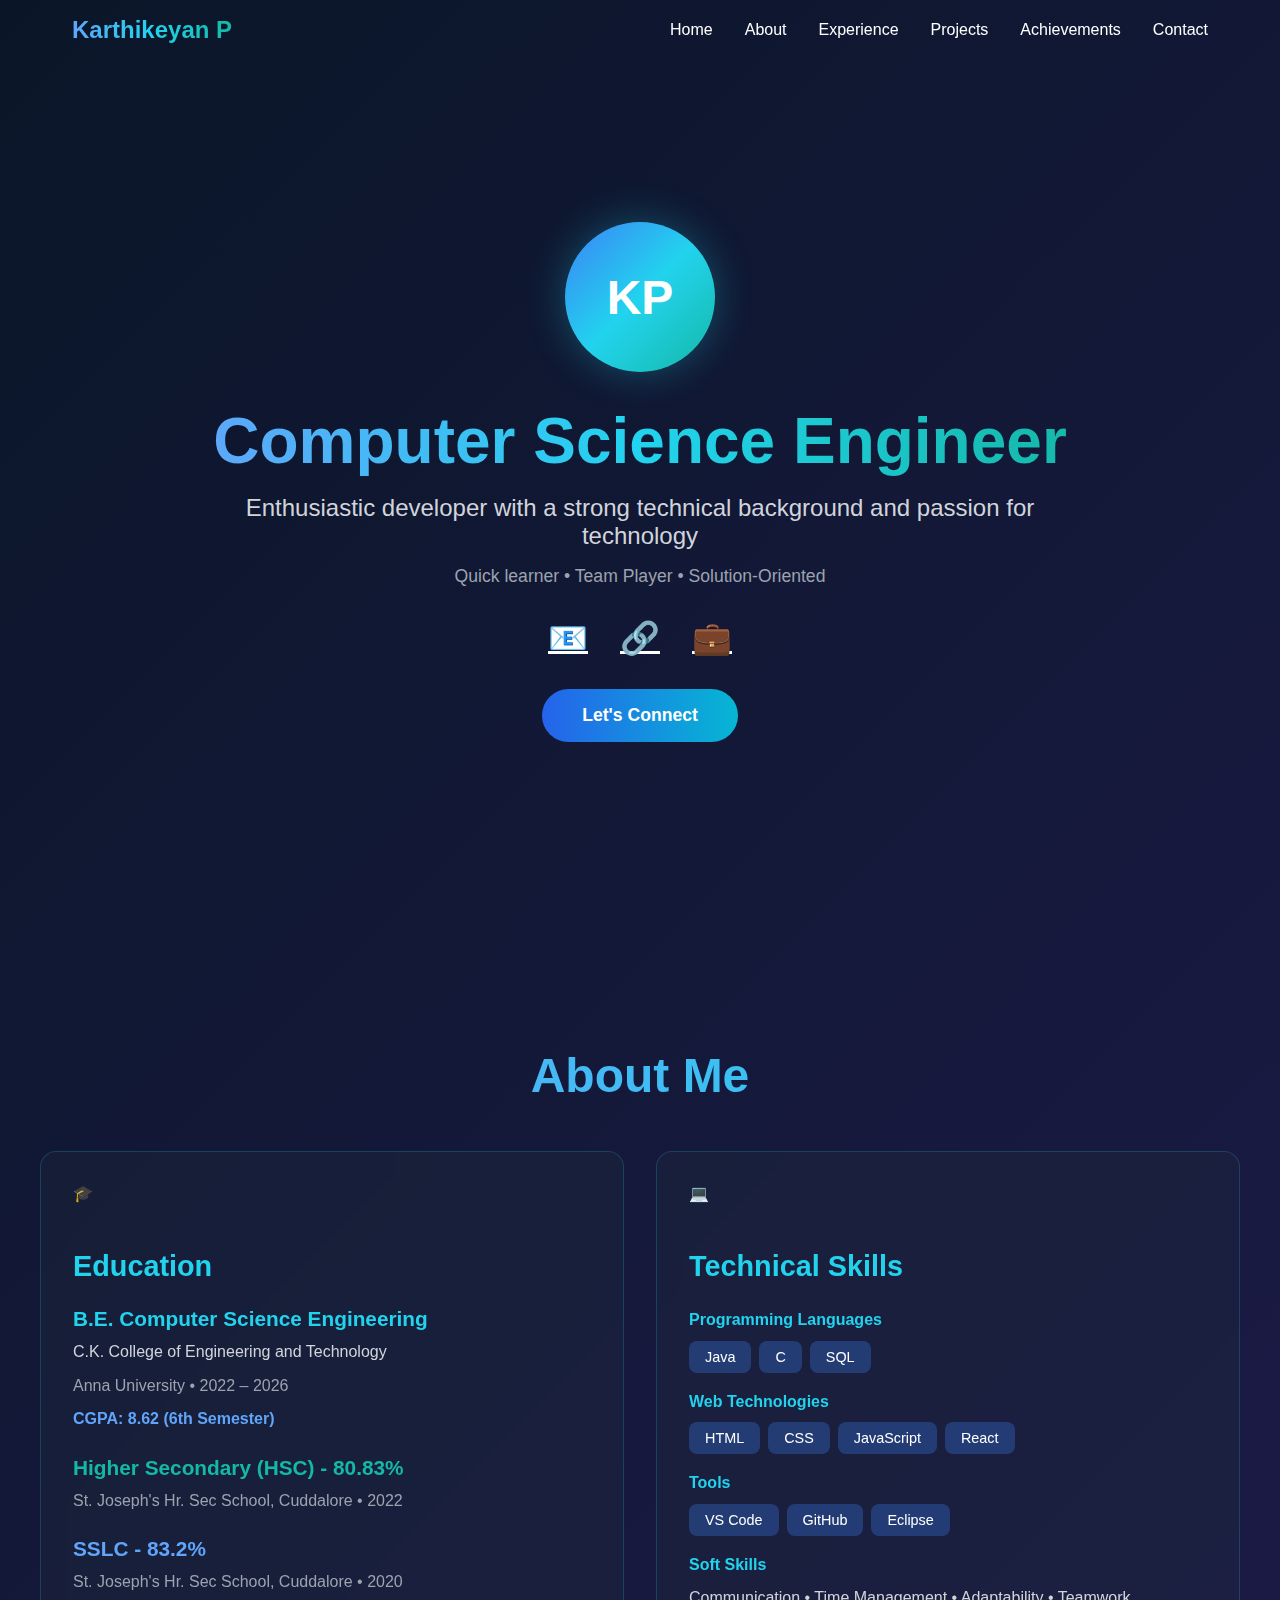
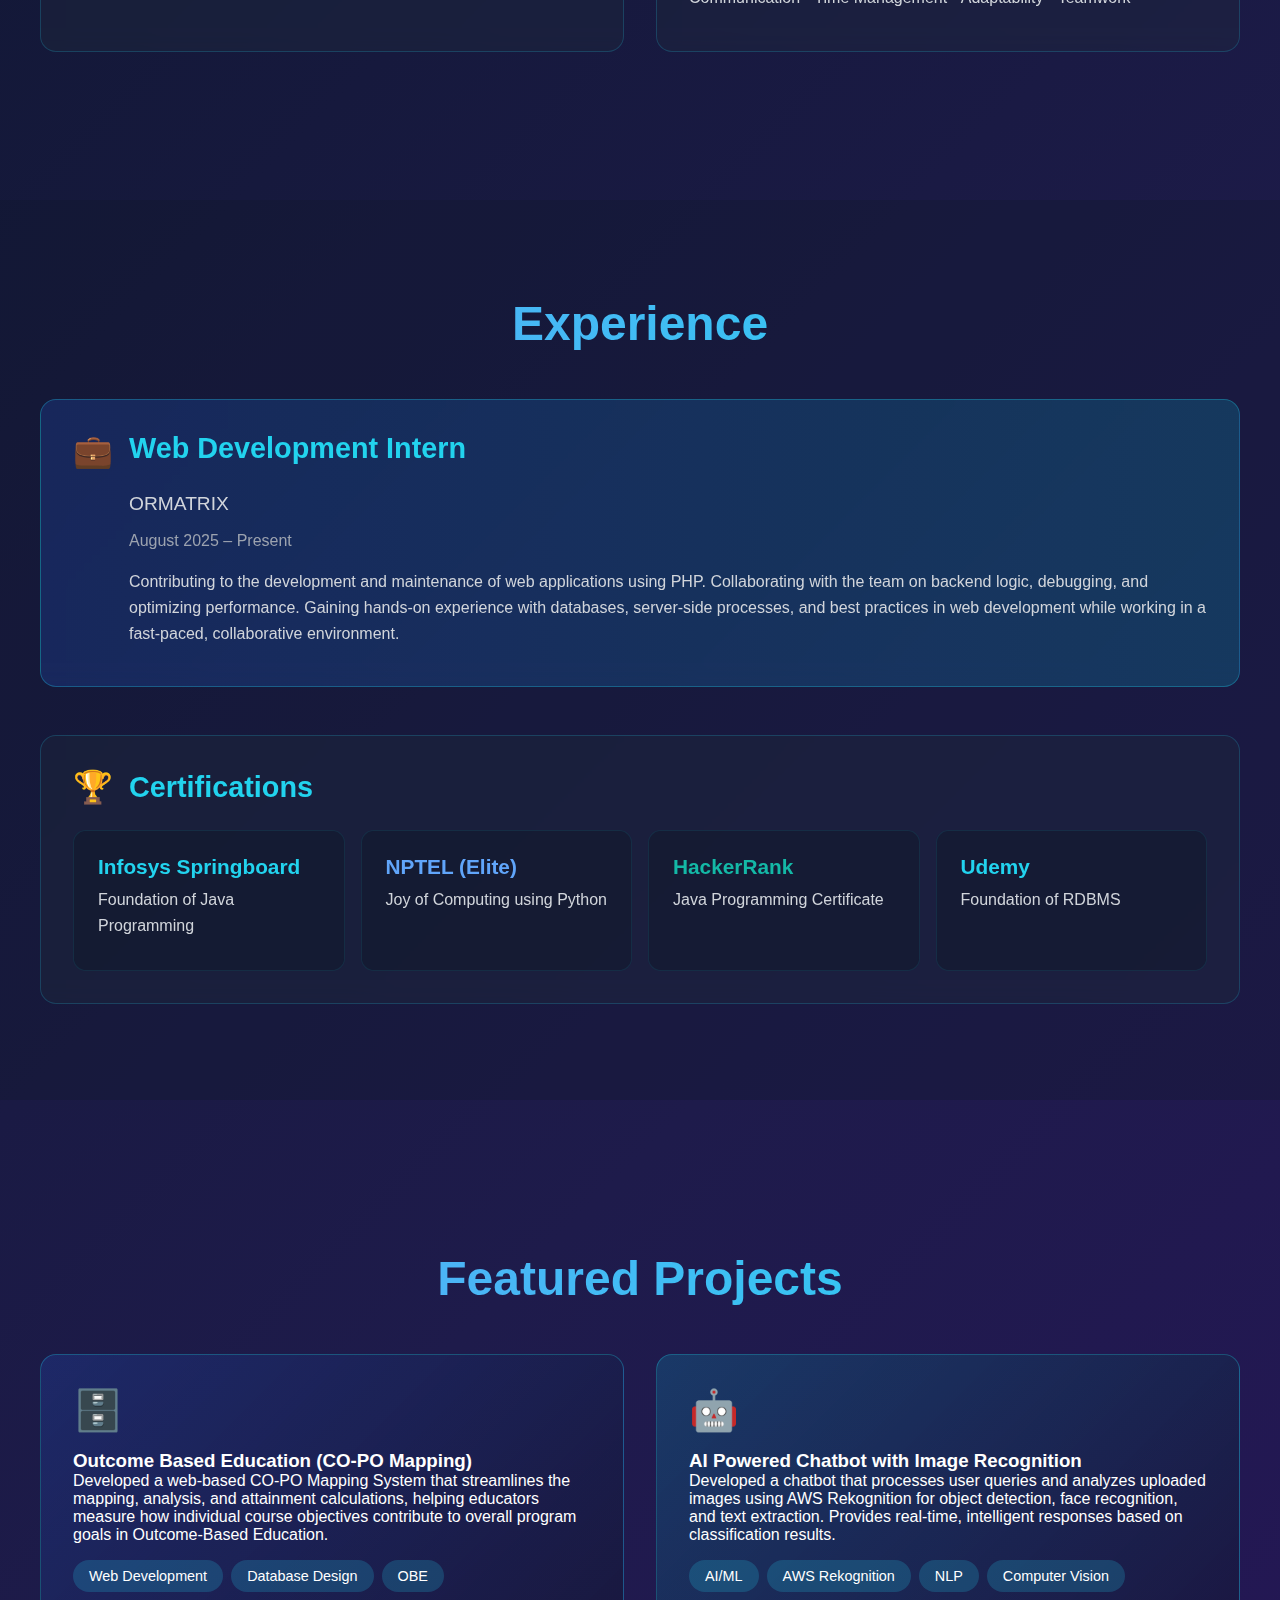
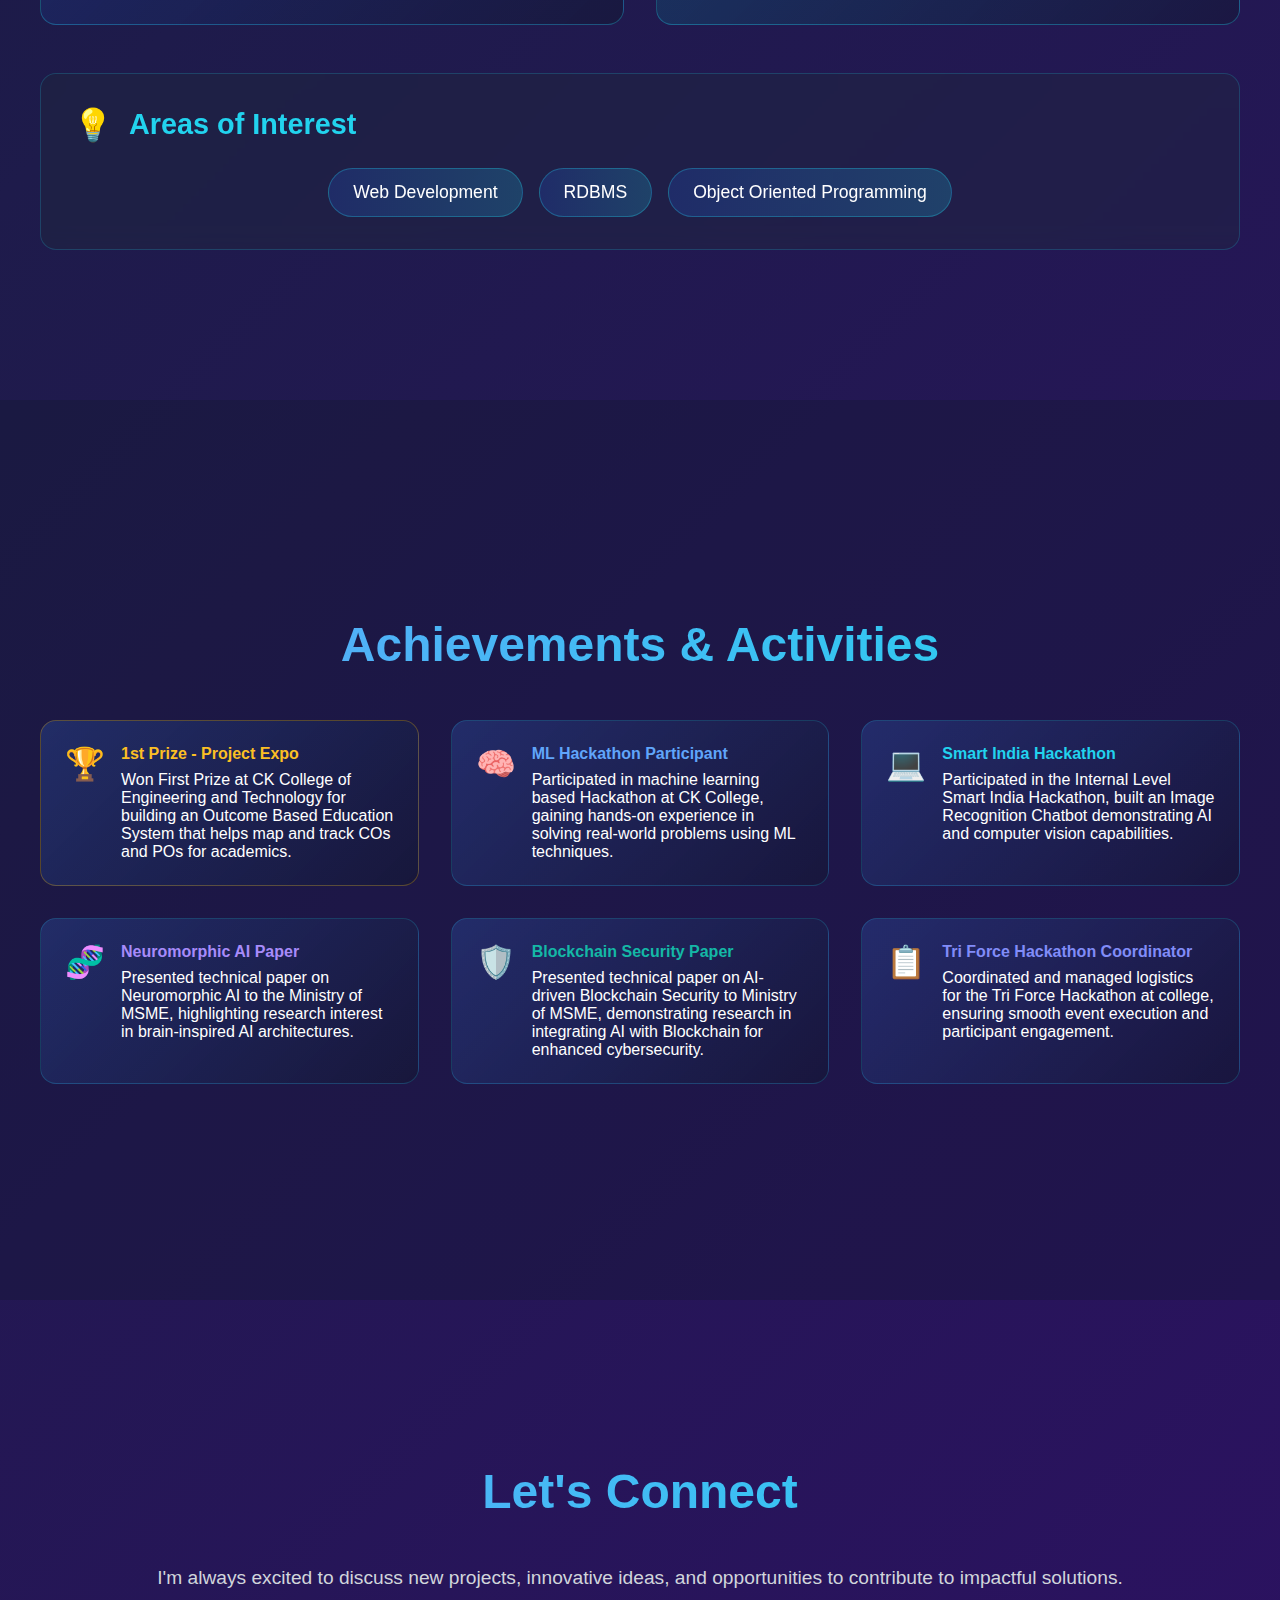
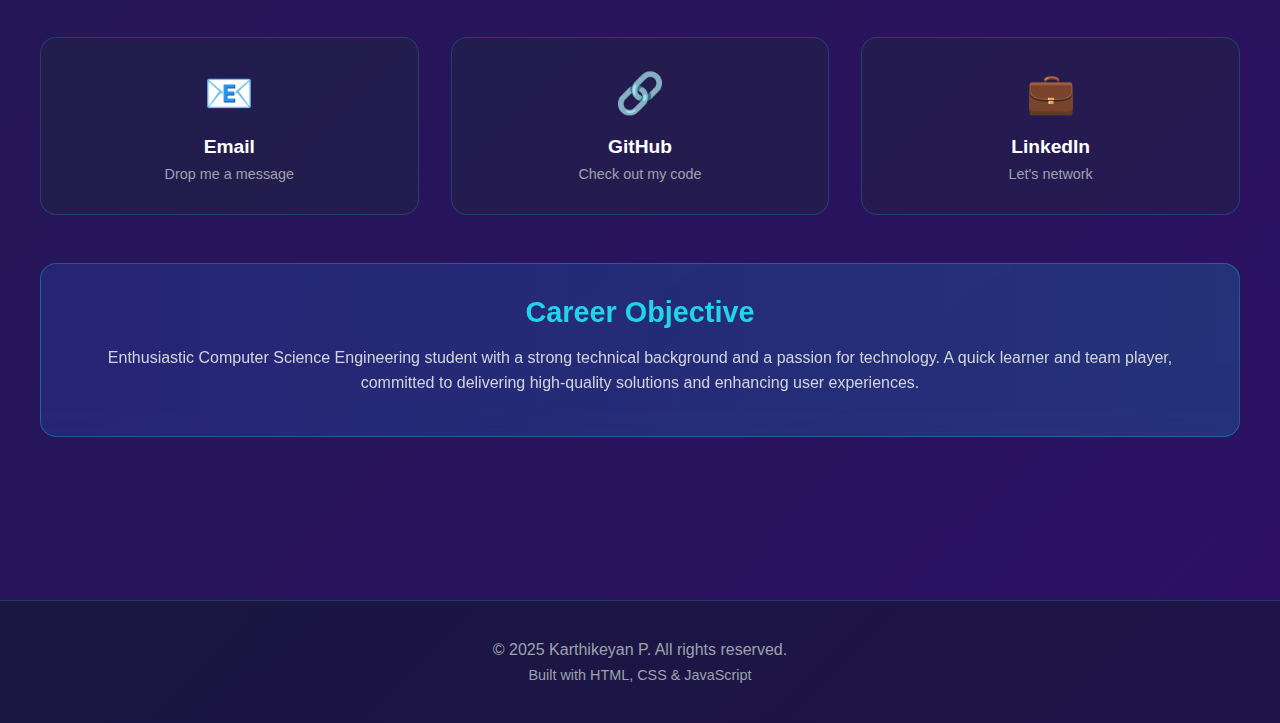
<file: index.html>
<!DOCTYPE html>
<html lang="en">
<head>
    <meta charset="UTF-8">
    <meta name="viewport" content="width=device-width, initial-scale=1.0">
    <title>Karthikeyan P - Portfolio</title>
    <style>
        * {
            margin: 0;
            padding: 0;
            box-sizing: border-box;
        }

        body {
            font-family: -apple-system, BlinkMacSystemFont, 'Segoe UI', Roboto, Oxygen, Ubuntu, Cantarell, sans-serif;
            background: linear-gradient(135deg, #0a1628 0%, #1e1b4b 50%, #2e1065 100%);
            color: #ffffff;
            overflow-x: hidden;
        }

        /* Navigation */
        nav {
            position: fixed;
            top: 0;
            width: 100%;
            z-index: 1000;
            transition: all 0.3s ease;
            padding: 1rem 0;
        }

        nav.scrolled {
            background: rgba(15, 23, 42, 0.95);
            backdrop-filter: blur(10px);
            box-shadow: 0 4px 20px rgba(6, 182, 212, 0.1);
        }

        .nav-container {
            max-width: 1200px;
            margin: 0 auto;
            padding: 0 2rem;
            display: flex;
            justify-content: space-between;
            align-items: center;
        }

        .logo {
            font-size: 1.5rem;
            font-weight: bold;
            background: linear-gradient(to right, #60a5fa, #22d3ee, #14b8a6);
            -webkit-background-clip: text;
            -webkit-text-fill-color: transparent;
            background-clip: text;
        }

        .nav-links {
            display: flex;
            gap: 2rem;
            list-style: none;
        }

        .nav-links a {
            color: #ffffff;
            text-decoration: none;
            transition: color 0.3s;
            text-transform: capitalize;
            cursor: pointer;
        }

        .nav-links a:hover {
            color: #22d3ee;
        }

        .mobile-menu-btn {
            display: none;
            background: none;
            border: none;
            color: white;
            font-size: 1.5rem;
            cursor: pointer;
        }

        /* Hero Section */
        .hero {
            min-height: 100vh;
            display: flex;
            align-items: center;
            justify-content: center;
            text-align: center;
            padding: 6rem 2rem 2rem;
        }

        .hero-content {
            max-width: 900px;
        }

        .profile-icon {
            width: 150px;
            height: 150px;
            margin: 0 auto 2rem;
            background: linear-gradient(135deg, #3b82f6, #22d3ee, #14b8a6);
            border-radius: 50%;
            display: flex;
            align-items: center;
            justify-content: center;
            font-size: 3rem;
            font-weight: bold;
            box-shadow: 0 0 40px rgba(34, 211, 238, 0.3);
            animation: pulse 2s infinite;
        }

        @keyframes pulse {
            0%, 100% { transform: scale(1); }
            50% { transform: scale(1.05); }
        }

        .hero h1 {
            font-size: 4rem;
            margin-bottom: 1rem;
            background: linear-gradient(to right, #60a5fa, #22d3ee, #14b8a6);
            -webkit-background-clip: text;
            -webkit-text-fill-color: transparent;
            background-clip: text;
        }

        .hero p {
            font-size: 1.5rem;
            color: #d1d5db;
            margin-bottom: 1rem;
        }

        .hero .subtitle {
            font-size: 1.1rem;
            color: #9ca3af;
            margin-bottom: 2rem;
        }

        .social-links {
            display: flex;
            justify-content: center;
            gap: 2rem;
            margin-bottom: 2rem;
        }

        .social-links a {
            color: #ffffff;
            font-size: 2rem;
            transition: all 0.3s;
        }

        .social-links a:hover {
            color: #22d3ee;
            transform: scale(1.1);
        }

        .cta-button {
            background: linear-gradient(to right, #2563eb, #06b6d4);
            color: white;
            padding: 1rem 2.5rem;
            border: none;
            border-radius: 50px;
            font-size: 1.1rem;
            font-weight: 600;
            cursor: pointer;
            transition: all 0.3s;
        }

        .cta-button:hover {
            box-shadow: 0 0 30px rgba(34, 211, 238, 0.5);
            transform: scale(1.05);
        }

        /* Section Styles */
        section {
            min-height: 100vh;
            padding: 6rem 2rem;
            display: flex;
            align-items: center;
        }

        .container {
            max-width: 1200px;
            margin: 0 auto;
            width: 100%;
        }

        .section-title {
            font-size: 3rem;
            text-align: center;
            margin-bottom: 3rem;
            background: linear-gradient(to right, #60a5fa, #22d3ee);
            -webkit-background-clip: text;
            -webkit-text-fill-color: transparent;
            background-clip: text;
        }

        .grid {
            display: grid;
            gap: 2rem;
        }

        .grid-2 {
            grid-template-columns: repeat(auto-fit, minmax(300px, 1fr));
        }

        .card {
            background: rgba(30, 41, 59, 0.4);
            backdrop-filter: blur(10px);
            padding: 2rem;
            border-radius: 1rem;
            border: 1px solid rgba(34, 211, 238, 0.2);
            transition: all 0.3s;
        }

        .card:hover {
            border-color: rgba(34, 211, 238, 0.4);
            box-shadow: 0 10px 40px rgba(34, 211, 238, 0.2);
        }

        .card-icon {
            width: 50px;
            height: 50px;
            margin-bottom: 1rem;
        }

        .card h3 {
            font-size: 1.8rem;
            margin-bottom: 1.5rem;
            color: #22d3ee;
        }

        .card h4 {
            font-size: 1.3rem;
            margin-bottom: 0.5rem;
        }

        .card p {
            color: #d1d5db;
            line-height: 1.6;
            margin-bottom: 0.5rem;
        }

        .skills-grid {
            display: flex;
            flex-wrap: wrap;
            gap: 0.5rem;
            margin-top: 0.5rem;
        }

        .skill-tag {
            background: rgba(59, 130, 246, 0.3);
            padding: 0.5rem 1rem;
            border-radius: 0.5rem;
            font-size: 0.9rem;
        }

        .cert-grid {
            display: grid;
            grid-template-columns: repeat(auto-fit, minmax(250px, 1fr));
            gap: 1rem;
        }

        .cert-card {
            background: rgba(15, 23, 42, 0.5);
            padding: 1.5rem;
            border-radius: 0.8rem;
            border: 1px solid rgba(34, 211, 238, 0.1);
            transition: all 0.3s;
        }

        .cert-card:hover {
            border-color: rgba(34, 211, 238, 0.3);
        }

        .cert-card h4 {
            color: #22d3ee;
            margin-bottom: 0.5rem;
        }

        .project-card {
            background: linear-gradient(135deg, rgba(37, 99, 235, 0.2), rgba(15, 23, 42, 0.4));
            padding: 2rem;
            border-radius: 1rem;
            border: 1px solid rgba(34, 211, 238, 0.3);
            transition: all 0.3s;
        }

        .project-card:hover {
            border-color: rgba(34, 211, 238, 0.6);
            box-shadow: 0 10px 40px rgba(34, 211, 238, 0.2);
        }

        .tags {
            display: flex;
            flex-wrap: wrap;
            gap: 0.5rem;
            margin-top: 1rem;
        }

        .tag {
            background: rgba(34, 211, 238, 0.2);
            padding: 0.5rem 1rem;
            border-radius: 50px;
            font-size: 0.9rem;
        }

        .achievement-card {
            background: linear-gradient(135deg, rgba(59, 130, 246, 0.2), rgba(15, 23, 42, 0.4));
            padding: 1.5rem;
            border-radius: 1rem;
            border: 1px solid rgba(34, 211, 238, 0.2);
            display: flex;
            gap: 1rem;
            transition: all 0.3s;
        }

        .achievement-card:hover {
            border-color: rgba(34, 211, 238, 0.4);
        }

        .achievement-icon {
            width: 40px;
            height: 40px;
            flex-shrink: 0;
        }

        .contact-grid {
            display: grid;
            grid-template-columns: repeat(auto-fit, minmax(200px, 1fr));
            gap: 2rem;
            margin-bottom: 3rem;
        }

        .contact-card {
            background: rgba(30, 41, 59, 0.4);
            padding: 2rem;
            border-radius: 1rem;
            border: 1px solid rgba(34, 211, 238, 0.2);
            text-align: center;
            transition: all 0.3s;
            text-decoration: none;
            color: white;
        }

        .contact-card:hover {
            border-color: rgba(34, 211, 238, 0.6);
            box-shadow: 0 10px 40px rgba(34, 211, 238, 0.2);
            transform: scale(1.05);
        }

        .contact-icon {
            width: 50px;
            height: 50px;
            margin: 0 auto 1rem;
        }

        .interest-tags {
            display: flex;
            flex-wrap: wrap;
            gap: 1rem;
            justify-content: center;
        }

        .interest-tag {
            background: linear-gradient(to right, rgba(37, 99, 235, 0.2), rgba(34, 211, 238, 0.2));
            padding: 0.8rem 1.5rem;
            border-radius: 50px;
            border: 1px solid rgba(34, 211, 238, 0.3);
            font-size: 1.1rem;
        }

        footer {
            background: rgba(15, 23, 42, 0.5);
            padding: 2rem;
            text-align: center;
            border-top: 1px solid rgba(34, 211, 238, 0.2);
        }

        footer p {
            color: #9ca3af;
            margin: 0.5rem 0;
        }

        /* Responsive */
        @media (max-width: 768px) {
            .nav-links {
                display: none;
                flex-direction: column;
                position: absolute;
                top: 100%;
                left: 0;
                right: 0;
                background: rgba(15, 23, 42, 0.98);
                padding: 2rem;
            }

            .nav-links.active {
                display: flex;
            }

            .mobile-menu-btn {
                display: block;
            }

            .hero h1 {
                font-size: 2.5rem;
            }

            .section-title {
                font-size: 2rem;
            }

            .profile-icon {
                width: 120px;
                height: 120px;
                font-size: 2rem;
            }
        }

        /* Smooth scroll */
        html {
            scroll-behavior: smooth;
        }
    </style>
</head>
<body>
    <!-- Navigation -->
    <nav id="navbar">
        <div class="nav-container">
            <div class="logo">Karthikeyan P</div>
            <ul class="nav-links" id="navLinks">
                <li><a onclick="scrollToSection('home')">Home</a></li>
                <li><a onclick="scrollToSection('about')">About</a></li>
                <li><a onclick="scrollToSection('experience')">Experience</a></li>
                <li><a onclick="scrollToSection('projects')">Projects</a></li>
                <li><a onclick="scrollToSection('achievements')">Achievements</a></li>
                <li><a onclick="scrollToSection('contact')">Contact</a></li>
            </ul>
            <button class="mobile-menu-btn" onclick="toggleMenu()">☰</button>
        </div>
    </nav>

    <!-- Hero Section -->
    <section class="hero" id="home">
        <div class="hero-content">
            <div class="profile-icon">KP</div>
            <h1>Computer Science Engineer</h1>
            <p>Enthusiastic developer with a strong technical background and passion for technology</p>
            <p class="subtitle">Quick learner • Team Player • Solution-Oriented</p>
            <div class="social-links">
                <a href="mailto:pkarthikeyan3082005@gmail.com">📧</a>
                <a href="https://github.com/karthikeyan" target="_blank">🔗</a>
                <a href="https://linkedin.com/in/karthikeyan" target="_blank">💼</a>
            </div>
            <button class="cta-button" onclick="scrollToSection('contact')">Let's Connect</button>
        </div>
    </section>

    <!-- About Section -->
    <section id="about">
        <div class="container">
            <h2 class="section-title">About Me</h2>
            <div class="grid grid-2">
                <div class="card">
                    <div class="card-icon">🎓</div>
                    <h3>Education</h3>
                    <div style="margin-bottom: 1.5rem;">
                        <h4 style="color: #22d3ee;">B.E. Computer Science Engineering</h4>
                        <p>C.K. College of Engineering and Technology</p>
                        <p style="color: #9ca3af;">Anna University • 2022 – 2026</p>
                        <p style="color: #60a5fa; font-weight: 600;">CGPA: 8.62 (6th Semester)</p>
                    </div>
                    <div style="margin-bottom: 1.5rem;">
                        <h4 style="color: #14b8a6;">Higher Secondary (HSC) - 80.83%</h4>
                        <p style="color: #9ca3af;">St. Joseph's Hr. Sec School, Cuddalore • 2022</p>
                    </div>
                    <div>
                        <h4 style="color: #60a5fa;">SSLC - 83.2%</h4>
                        <p style="color: #9ca3af;">St. Joseph's Hr. Sec School, Cuddalore • 2020</p>
                    </div>
                </div>

                <div class="card">
                    <div class="card-icon">💻</div>
                    <h3>Technical Skills</h3>
                    <div style="margin-bottom: 1rem;">
                        <p style="color: #22d3ee; font-weight: 600; margin-bottom: 0.5rem;">Programming Languages</p>
                        <div class="skills-grid">
                            <span class="skill-tag">Java</span>
                            <span class="skill-tag">C</span>
                            <span class="skill-tag">SQL</span>
                        </div>
                    </div>
                    <div style="margin-bottom: 1rem;">
                        <p style="color: #22d3ee; font-weight: 600; margin-bottom: 0.5rem;">Web Technologies</p>
                        <div class="skills-grid">
                            <span class="skill-tag">HTML</span>
                            <span class="skill-tag">CSS</span>
                            <span class="skill-tag">JavaScript</span>
                            <span class="skill-tag">React</span>
                        </div>
                    </div>
                    <div style="margin-bottom: 1rem;">
                        <p style="color: #22d3ee; font-weight: 600; margin-bottom: 0.5rem;">Tools</p>
                        <div class="skills-grid">
                            <span class="skill-tag">VS Code</span>
                            <span class="skill-tag">GitHub</span>
                            <span class="skill-tag">Eclipse</span>
                        </div>
                    </div>
                    <div>
                        <p style="color: #22d3ee; font-weight: 600; margin-bottom: 0.5rem;">Soft Skills</p>
                        <p>Communication • Time Management • Adaptability • Teamwork</p>
                    </div>
                </div>
            </div>
        </div>
    </section>

    <!-- Experience Section -->
    <section id="experience" style="background: rgba(15, 23, 42, 0.3);">
        <div class="container">
            <h2 class="section-title">Experience</h2>
            
            <div style="margin-bottom: 3rem;">
                <div class="card" style="background: linear-gradient(to right, rgba(37, 99, 235, 0.2), rgba(6, 182, 212, 0.2)); border-color: rgba(34, 211, 238, 0.3);">
                    <div style="display: flex; gap: 1rem;">
                        <div style="font-size: 2rem;">💼</div>
                        <div>
                            <h3>Web Development Intern</h3>
                            <p style="font-size: 1.2rem; margin-bottom: 0.5rem;">ORMATRIX</p>
                            <p style="color: #9ca3af; margin-bottom: 1rem;">August 2025 – Present</p>
                            <p>Contributing to the development and maintenance of web applications using PHP. Collaborating with the team on backend logic, debugging, and optimizing performance. Gaining hands-on experience with databases, server-side processes, and best practices in web development while working in a fast-paced, collaborative environment.</p>
                        </div>
                    </div>
                </div>
            </div>

            <div class="card">
                <h3 style="display: flex; align-items: center; gap: 1rem; margin-bottom: 1.5rem;">
                    <span style="font-size: 2rem;">🏆</span>
                    Certifications
                </h3>
                <div class="cert-grid">
                    <div class="cert-card">
                        <h4>Infosys Springboard</h4>
                        <p>Foundation of Java Programming</p>
                    </div>
                    <div class="cert-card">
                        <h4 style="color: #60a5fa;">NPTEL (Elite)</h4>
                        <p>Joy of Computing using Python</p>
                    </div>
                    <div class="cert-card">
                        <h4 style="color: #14b8a6;">HackerRank</h4>
                        <p>Java Programming Certificate</p>
                    </div>
                    <div class="cert-card">
                        <h4>Udemy</h4>
                        <p>Foundation of RDBMS</p>
                    </div>
                </div>
            </div>
        </div>
    </section>

    <!-- Projects Section -->
    <section id="projects">
        <div class="container">
            <h2 class="section-title">Featured Projects</h2>
            
            <div class="grid grid-2">
                <div class="project-card">
                    <div style="font-size: 2.5rem; margin-bottom: 1rem;">🗄️</div>
                    <h3>Outcome Based Education (CO-PO Mapping)</h3>
                    <p>Developed a web-based CO-PO Mapping System that streamlines the mapping, analysis, and attainment calculations, helping educators measure how individual course objectives contribute to overall program goals in Outcome-Based Education.</p>
                    <div class="tags">
                        <span class="tag">Web Development</span>
                        <span class="tag">Database Design</span>
                        <span class="tag">OBE</span>
                    </div>
                </div>

                <div class="project-card" style="background: linear-gradient(135deg, rgba(6, 182, 212, 0.2), rgba(15, 23, 42, 0.4));">
                    <div style="font-size: 2.5rem; margin-bottom: 1rem;">🤖</div>
                    <h3>AI Powered Chatbot with Image Recognition</h3>
                    <p>Developed a chatbot that processes user queries and analyzes uploaded images using AWS Rekognition for object detection, face recognition, and text extraction. Provides real-time, intelligent responses based on classification results.</p>
                    <div class="tags">
                        <span class="tag">AI/ML</span>
                        <span class="tag">AWS Rekognition</span>
                        <span class="tag">NLP</span>
                        <span class="tag">Computer Vision</span>
                    </div>
                </div>
            </div>

            <div class="card" style="margin-top: 3rem;">
                <h3 style="display: flex; align-items: center; gap: 1rem; margin-bottom: 1.5rem;">
                    <span style="font-size: 2rem;">💡</span>
                    Areas of Interest
                </h3>
                <div class="interest-tags">
                    <span class="interest-tag">Web Development</span>
                    <span class="interest-tag">RDBMS</span>
                    <span class="interest-tag">Object Oriented Programming</span>
                </div>
            </div>
        </div>
    </section>

    <!-- Achievements Section -->
    <section id="achievements" style="background: rgba(15, 23, 42, 0.3);">
        <div class="container">
            <h2 class="section-title">Achievements & Activities</h2>
            
            <div class="grid grid-2">
                <div class="achievement-card" style="border-color: rgba(234, 179, 8, 0.3);">
                    <div class="achievement-icon" style="font-size: 2rem;">🏆</div>
                    <div>
                        <h4 style="color: #fbbf24; margin-bottom: 0.5rem;">1st Prize - Project Expo</h4>
                        <p>Won First Prize at CK College of Engineering and Technology for building an Outcome Based Education System that helps map and track COs and POs for academics.</p>
                    </div>
                </div>

                <div class="achievement-card">
                    <div class="achievement-icon" style="font-size: 2rem;">🧠</div>
                    <div>
                        <h4 style="color: #60a5fa; margin-bottom: 0.5rem;">ML Hackathon Participant</h4>
                        <p>Participated in machine learning based Hackathon at CK College, gaining hands-on experience in solving real-world problems using ML techniques.</p>
                    </div>
                </div>

                <div class="achievement-card">
                    <div class="achievement-icon" style="font-size: 2rem;">💻</div>
                    <div>
                        <h4 style="color: #22d3ee; margin-bottom: 0.5rem;">Smart India Hackathon</h4>
                        <p>Participated in the Internal Level Smart India Hackathon, built an Image Recognition Chatbot demonstrating AI and computer vision capabilities.</p>
                    </div>
                </div>

                <div class="achievement-card">
                    <div class="achievement-icon" style="font-size: 2rem;">🧬</div>
                    <div>
                        <h4 style="color: #a78bfa; margin-bottom: 0.5rem;">Neuromorphic AI Paper</h4>
                        <p>Presented technical paper on Neuromorphic AI to the Ministry of MSME, highlighting research interest in brain-inspired AI architectures.</p>
                    </div>
                </div>

                <div class="achievement-card">
                    <div class="achievement-icon" style="font-size: 2rem;">🛡️</div>
                    <div>
                        <h4 style="color: #14b8a6; margin-bottom: 0.5rem;">Blockchain Security Paper</h4>
                        <p>Presented technical paper on AI-driven Blockchain Security to Ministry of MSME, demonstrating research in integrating AI with Blockchain for enhanced cybersecurity.</p>
                    </div>
                </div>

                <div class="achievement-card">
                    <div class="achievement-icon" style="font-size: 2rem;">📋</div>
                    <div>
                        <h4 style="color: #818cf8; margin-bottom: 0.5rem;">Tri Force Hackathon Coordinator</h4>
                        <p>Coordinated and managed logistics for the Tri Force Hackathon at college, ensuring smooth event execution and participant engagement.</p>
                    </div>
                </div>
            </div>
        </div>
    </section>

    <!-- Contact Section -->
    <section id="contact">
        <div class="container">
            <h2 class="section-title">Let's Connect</h2>
            <p style="text-align: center; font-size: 1.2rem; color: #d1d5db; margin-bottom: 3rem;">
                I'm always excited to discuss new projects, innovative ideas, and opportunities to contribute to impactful solutions.
            </p>
            
            <div class="contact-grid">
                <a href="mailto:karthikeyan@example.com" class="contact-card">
                    <div class="contact-icon" style="font-size: 2.5rem;">📧</div>
                    <h3 style="font-size: 1.2rem; margin-bottom: 0.5rem;">Email</h3>
                    <p style="font-size: 0.9rem; color: #9ca3af;">Drop me a message</p>
                </a>
                
                <a href="https://github.com/karthikeyan" target="_blank" class="contact-card">
                    <div class="contact-icon" style="font-size: 2.5rem;">🔗</div>
                    <h3 style="font-size: 1.2rem; margin-bottom: 0.5rem;">GitHub</h3>
                    <p style="font-size: 0.9rem; color: #9ca3af;">Check out my code</p>
                </a>
                
                <a href="https://linkedin.com/in/karthikeyan" target="_blank" class="contact-card">
                    <div class="contact-icon" style="font-size: 2.5rem;">💼</div>
                    <h3 style="font-size: 1.2rem; margin-bottom: 0.5rem;">LinkedIn</h3>
                    <p style="font-size: 0.9rem; color: #9ca3af;">Let's network</p>
                </a>
            </div>

            <div class="card" style="background: linear-gradient(to right, rgba(37, 99, 235, 0.2), rgba(6, 182, 212, 0.2)); border-color: rgba(34, 211, 238, 0.3);">
                <h3 style="text-align: center; margin-bottom: 1rem;">Career Objective</h3>
                <p style="text-align: center;">
                    Enthusiastic Computer Science Engineering student with a strong technical background and a passion for technology. A quick learner and team player, committed to delivering high-quality solutions and enhancing user experiences.
                </p>
            </div>
        </div>
    </section>

    <!-- Footer -->
    <footer>
        <p>© 2025 Karthikeyan P. All rights reserved.</p>
        <p style="font-size: 0.9rem;">Built with HTML, CSS & JavaScript</p>
    </footer>

    <script>
        // Scroll to section function
        function scrollToSection(id) {
            document.getElementById(id).scrollIntoView({ behavior: 'smooth' });
            // Close mobile menu if open
            document.getElementById('navLinks').classList.remove('active');
        }

        // Toggle mobile menu
        function toggleMenu() {
            document.getElementById('navLinks').classList.toggle('active');
        }

        // Add scrolled class to navbar
        window.addEventListener('scroll', function() {
            const navbar = document.getElementById('navbar');
            if (window.scrollY > 50) {
                navbar.classList.add('scrolled');
            } else {
                navbar.classList.remove('scrolled');
            }
        });

        // Close mobile menu when clicking outside
        document.addEventListener('click', function(event) {
            const navLinks = document.getElementById('navLinks');
            const menuBtn = document.querySelector('.mobile-menu-btn');
            
            if (!navLinks.contains(event.target) && !menuBtn.contains(event.target)) {
                navLinks.classList.remove('active');
            }
        });
    </script>
</body>
</html>
</file>
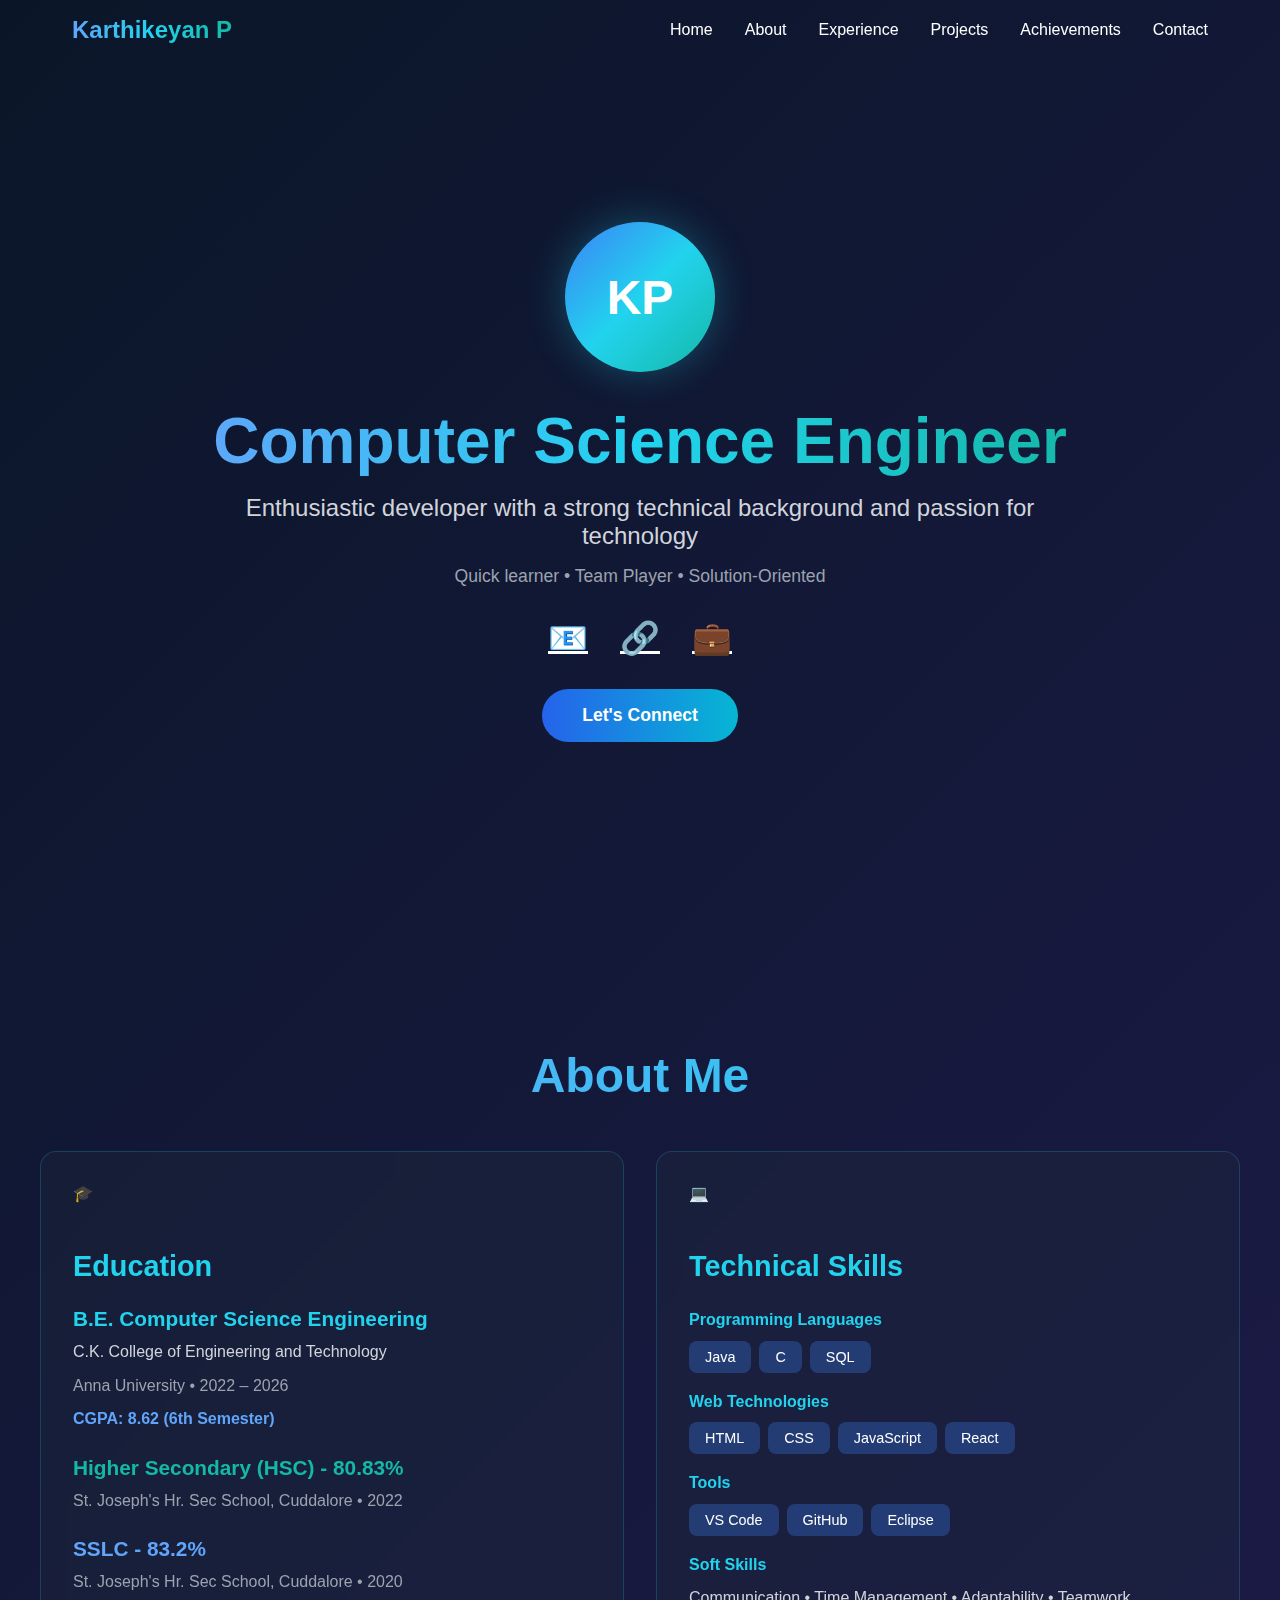
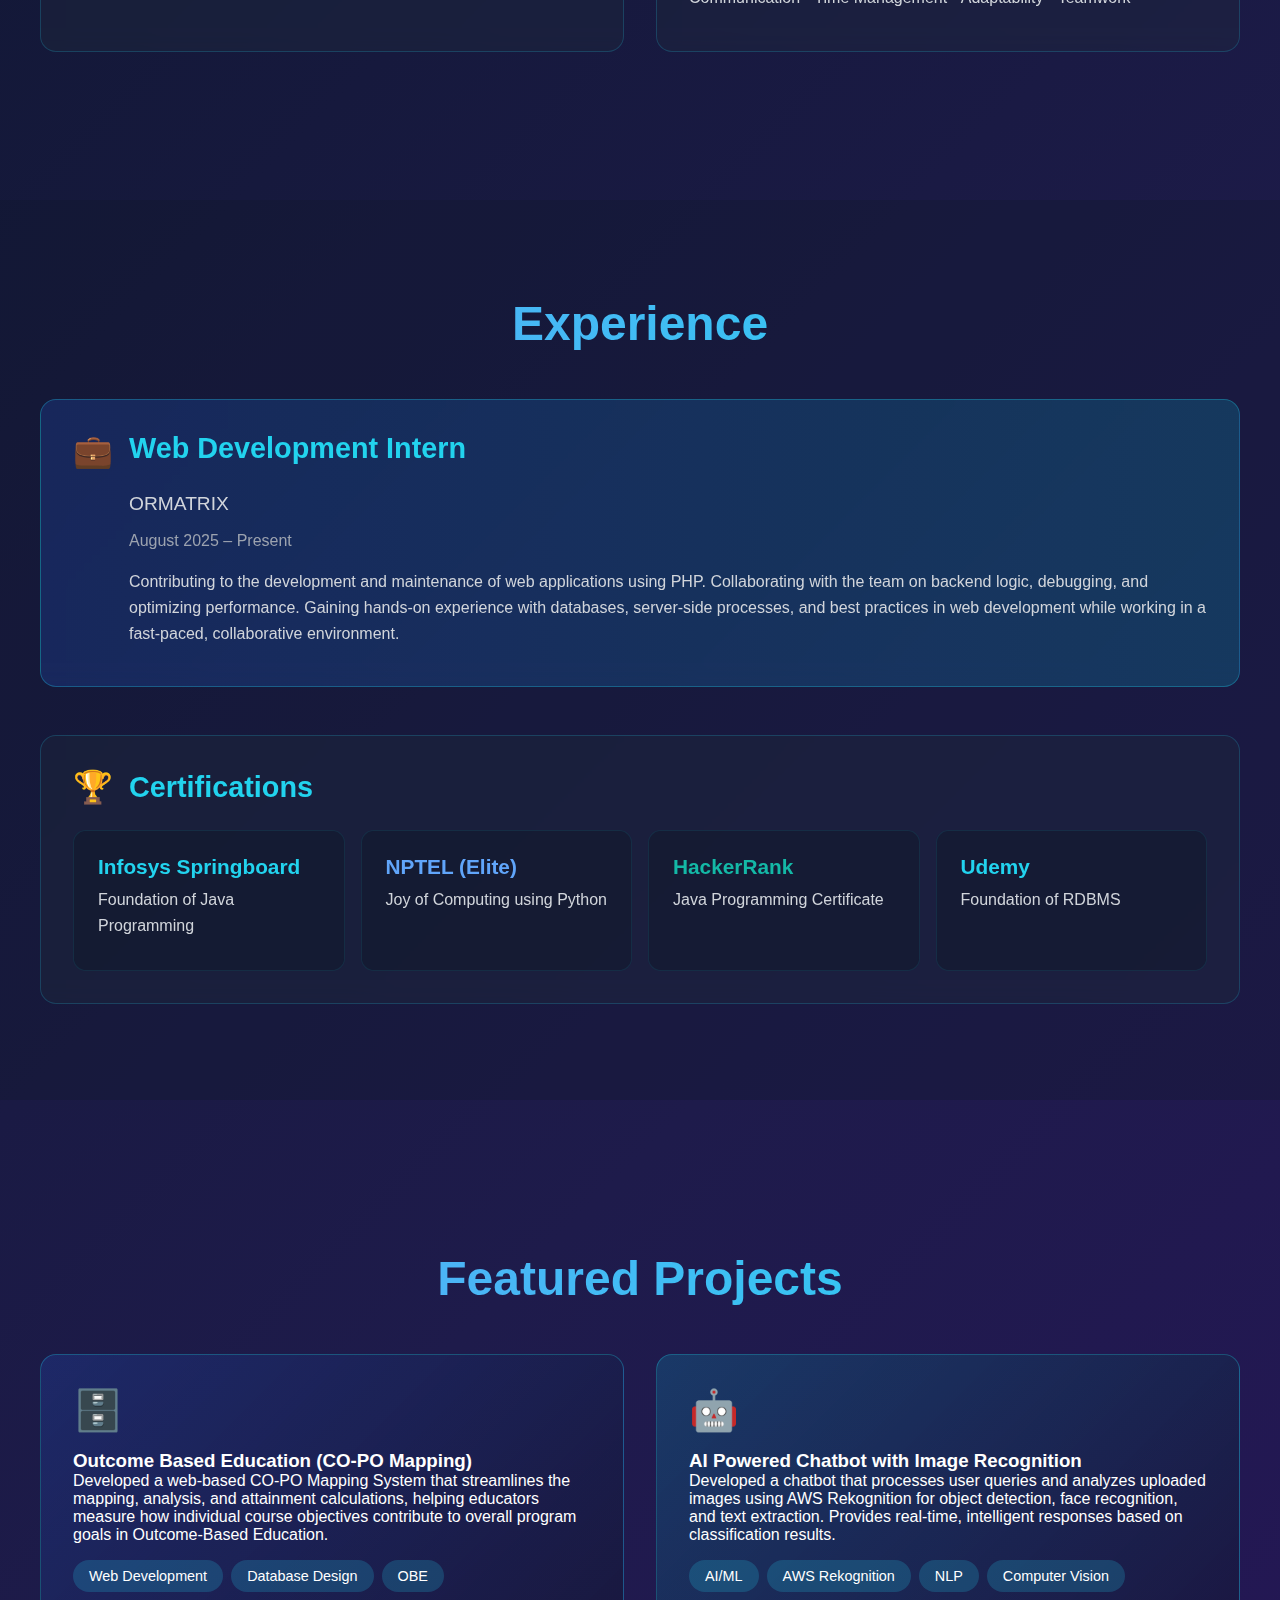
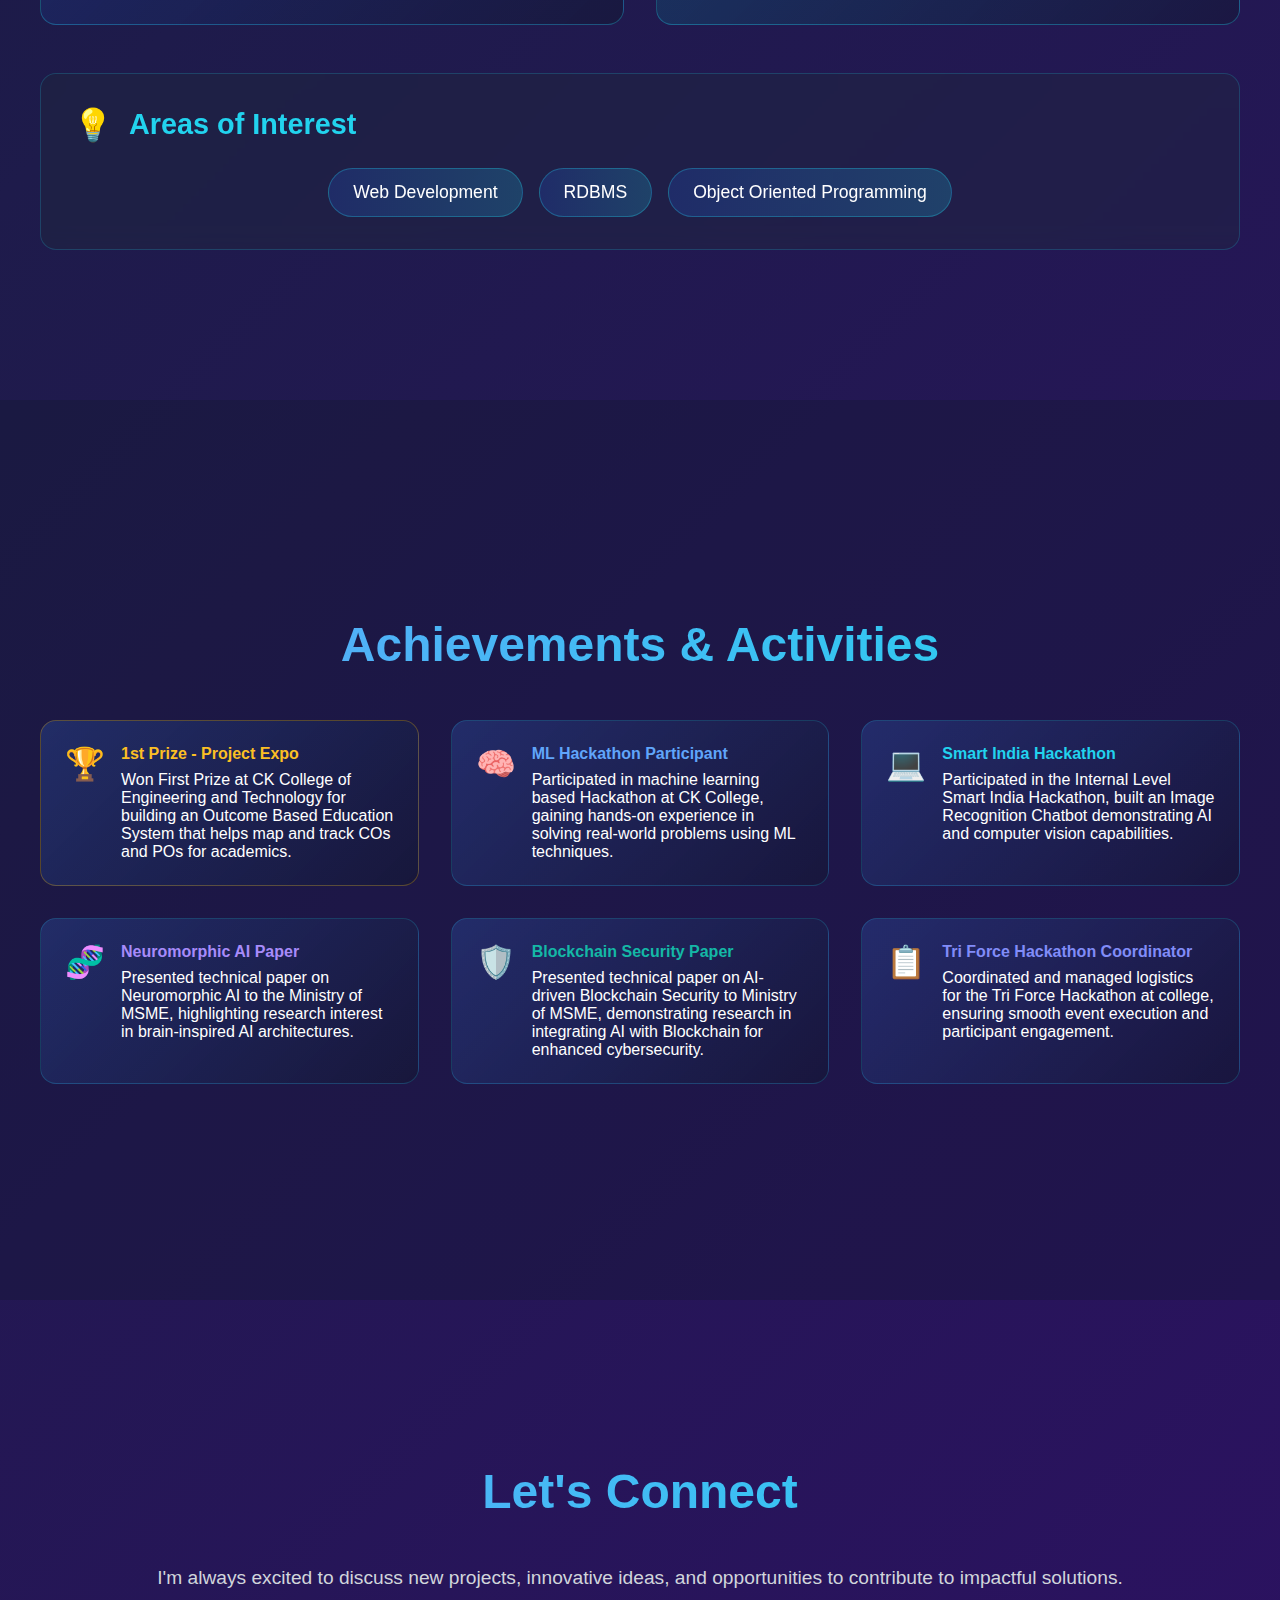
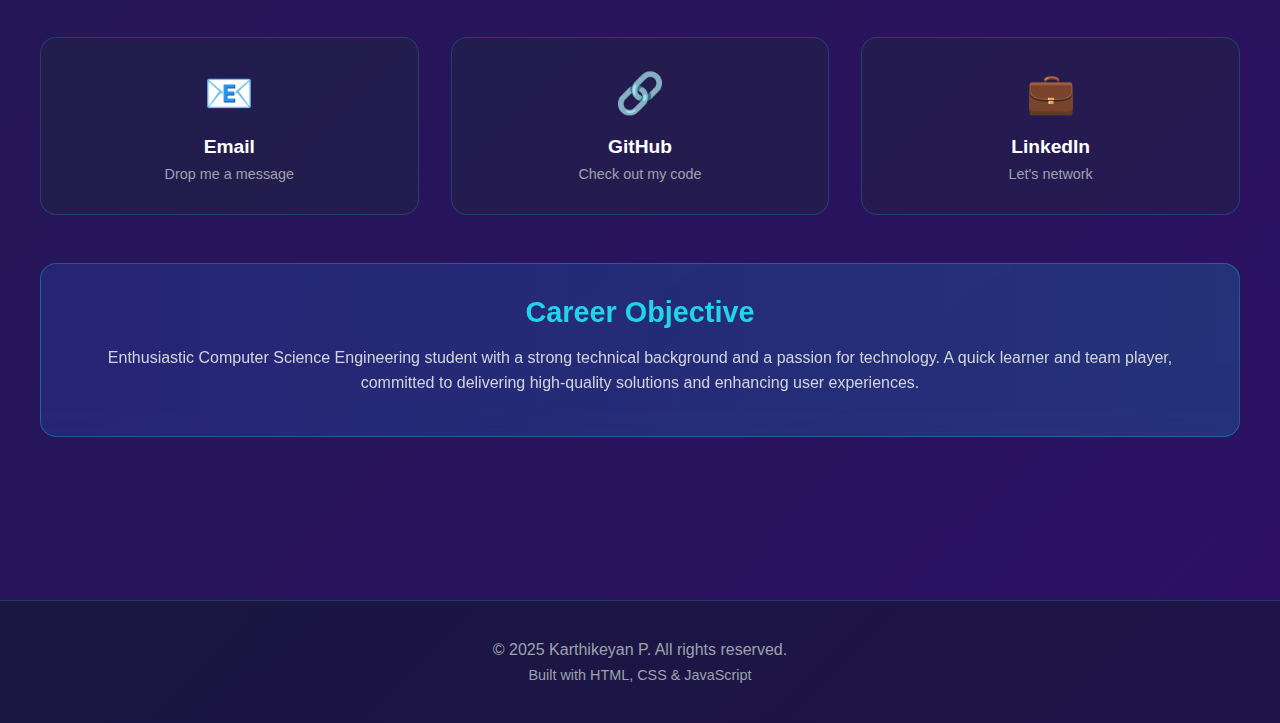
<file: karthi.html>
<!DOCTYPE html>
<html lang="en">
<head>
    <meta charset="UTF-8">
    <meta name="viewport" content="width=device-width, initial-scale=1.0">
    <title>Karthikeyan P - Portfolio</title>
   <link rel="stylesheet" href="style.css">
</head>
<body>
    <!-- Navigation -->
    <nav id="navbar">
        <div class="nav-container">
            <div class="logo">Karthikeyan P</div>
            <ul class="nav-links" id="navLinks">
                <li><a onclick="scrollToSection('home')">Home</a></li>
                <li><a onclick="scrollToSection('about')">About</a></li>
                <li><a onclick="scrollToSection('experience')">Experience</a></li>
                <li><a onclick="scrollToSection('projects')">Projects</a></li>
                <li><a onclick="scrollToSection('achievements')">Achievements</a></li>
                <li><a onclick="scrollToSection('contact')">Contact</a></li>
            </ul>
            <button class="mobile-menu-btn" onclick="toggleMenu()">☰</button>
        </div>
    </nav>

    <!-- Hero Section -->
    <section class="hero" id="home">
        <div class="hero-content">
            <div class="profile-icon">KP</div>
            <h1>Computer Science Engineer</h1>
            <p>Enthusiastic developer with a strong technical background and passion for technology</p>
            <p class="subtitle">Quick learner • Team Player • Solution-Oriented</p>
            <div class="social-links">
                <a href="mailto:karthikeyan@example.com">📧</a>
                <a href="https://github.com/karthikeyan" target="_blank">🔗</a>
                <a href="https://linkedin.com/in/karthikeyan" target="_blank">💼</a>
            </div>
            <button class="cta-button" onclick="scrollToSection('contact')">Let's Connect</button>
        </div>
    </section>

    <!-- About Section -->
    <section id="about">
        <div class="container">
            <h2 class="section-title">About Me</h2>
            <div class="grid grid-2">
                <div class="card">
                    <div class="card-icon">🎓</div>
                    <h3>Education</h3>
                    <div style="margin-bottom: 1.5rem;">
                        <h4 style="color: #22d3ee;">B.E. Computer Science Engineering</h4>
                        <p>C.K. College of Engineering and Technology</p>
                        <p style="color: #9ca3af;">Anna University • 2022 – 2026</p>
                        <p style="color: #60a5fa; font-weight: 600;">CGPA: 8.62 (6th Semester)</p>
                    </div>
                    <div style="margin-bottom: 1.5rem;">
                        <h4 style="color: #14b8a6;">Higher Secondary (HSC) - 80.83%</h4>
                        <p style="color: #9ca3af;">St. Joseph's Hr. Sec School, Cuddalore • 2022</p>
                    </div>
                    <div>
                        <h4 style="color: #60a5fa;">SSLC - 83.2%</h4>
                        <p style="color: #9ca3af;">St. Joseph's Hr. Sec School, Cuddalore • 2020</p>
                    </div>
                </div>

                <div class="card">
                    <div class="card-icon">💻</div>
                    <h3>Technical Skills</h3>
                    <div style="margin-bottom: 1rem;">
                        <p style="color: #22d3ee; font-weight: 600; margin-bottom: 0.5rem;">Programming Languages</p>
                        <div class="skills-grid">
                            <span class="skill-tag">Java</span>
                            <span class="skill-tag">C</span>
                            <span class="skill-tag">SQL</span>
                        </div>
                    </div>
                    <div style="margin-bottom: 1rem;">
                        <p style="color: #22d3ee; font-weight: 600; margin-bottom: 0.5rem;">Web Technologies</p>
                        <div class="skills-grid">
                            <span class="skill-tag">HTML</span>
                            <span class="skill-tag">CSS</span>
                            <span class="skill-tag">JavaScript</span>
                            <span class="skill-tag">React</span>
                        </div>
                    </div>
                    <div style="margin-bottom: 1rem;">
                        <p style="color: #22d3ee; font-weight: 600; margin-bottom: 0.5rem;">Tools</p>
                        <div class="skills-grid">
                            <span class="skill-tag">VS Code</span>
                            <span class="skill-tag">GitHub</span>
                            <span class="skill-tag">Eclipse</span>
                        </div>
                    </div>
                    <div>
                        <p style="color: #22d3ee; font-weight: 600; margin-bottom: 0.5rem;">Soft Skills</p>
                        <p>Communication • Time Management • Adaptability • Teamwork</p>
                    </div>
                </div>
            </div>
        </div>
    </section>

    <!-- Experience Section -->
    <section id="experience" style="background: rgba(15, 23, 42, 0.3);">
        <div class="container">
            <h2 class="section-title">Experience</h2>
            
            <div style="margin-bottom: 3rem;">
                <div class="card" style="background: linear-gradient(to right, rgba(37, 99, 235, 0.2), rgba(6, 182, 212, 0.2)); border-color: rgba(34, 211, 238, 0.3);">
                    <div style="display: flex; gap: 1rem;">
                        <div style="font-size: 2rem;">💼</div>
                        <div>
                            <h3>Web Development Intern</h3>
                            <p style="font-size: 1.2rem; margin-bottom: 0.5rem;">ORMATRIX</p>
                            <p style="color: #9ca3af; margin-bottom: 1rem;">August 2025 – Present</p>
                            <p>Contributing to the development and maintenance of web applications using PHP. Collaborating with the team on backend logic, debugging, and optimizing performance. Gaining hands-on experience with databases, server-side processes, and best practices in web development while working in a fast-paced, collaborative environment.</p>
                        </div>
                    </div>
                </div>
            </div>

            <div class="card">
                <h3 style="display: flex; align-items: center; gap: 1rem; margin-bottom: 1.5rem;">
                    <span style="font-size: 2rem;">🏆</span>
                    Certifications
                </h3>
                <div class="cert-grid">
                    <div class="cert-card">
                        <h4>Infosys Springboard</h4>
                        <p>Foundation of Java Programming</p>
                    </div>
                    <div class="cert-card">
                        <h4 style="color: #60a5fa;">NPTEL (Elite)</h4>
                        <p>Joy of Computing using Python</p>
                    </div>
                    <div class="cert-card">
                        <h4 style="color: #14b8a6;">HackerRank</h4>
                        <p>Java Programming Certificate</p>
                    </div>
                    <div class="cert-card">
                        <h4>Udemy</h4>
                        <p>Foundation of RDBMS</p>
                    </div>
                </div>
            </div>
        </div>
    </section>

    <!-- Projects Section -->
    <section id="projects">
        <div class="container">
            <h2 class="section-title">Featured Projects</h2>
            
            <div class="grid grid-2">
                <div class="project-card">
                    <div style="font-size: 2.5rem; margin-bottom: 1rem;">🗄️</div>
                    <h3>Outcome Based Education (CO-PO Mapping)</h3>
                    <p>Developed a web-based CO-PO Mapping System that streamlines the mapping, analysis, and attainment calculations, helping educators measure how individual course objectives contribute to overall program goals in Outcome-Based Education.</p>
                    <div class="tags">
                        <span class="tag">Web Development</span>
                        <span class="tag">Database Design</span>
                        <span class="tag">OBE</span>
                    </div>
                </div>

                <div class="project-card" style="background: linear-gradient(135deg, rgba(6, 182, 212, 0.2), rgba(15, 23, 42, 0.4));">
                    <div style="font-size: 2.5rem; margin-bottom: 1rem;">🤖</div>
                    <h3>AI Powered Chatbot with Image Recognition</h3>
                    <p>Developed a chatbot that processes user queries and analyzes uploaded images using AWS Rekognition for object detection, face recognition, and text extraction. Provides real-time, intelligent responses based on classification results.</p>
                    <div class="tags">
                        <span class="tag">AI/ML</span>
                        <span class="tag">AWS Rekognition</span>
                        <span class="tag">NLP</span>
                        <span class="tag">Computer Vision</span>
                    </div>
                </div>
            </div>

            <div class="card" style="margin-top: 3rem;">
                <h3 style="display: flex; align-items: center; gap: 1rem; margin-bottom: 1.5rem;">
                    <span style="font-size: 2rem;">💡</span>
                    Areas of Interest
                </h3>
                <div class="interest-tags">
                    <span class="interest-tag">Web Development</span>
                    <span class="interest-tag">RDBMS</span>
                    <span class="interest-tag">Object Oriented Programming</span>
                </div>
            </div>
        </div>
    </section>

    <!-- Achievements Section -->
    <section id="achievements" style="background: rgba(15, 23, 42, 0.3);">
        <div class="container">
            <h2 class="section-title">Achievements & Activities</h2>
            
            <div class="grid grid-2">
                <div class="achievement-card" style="border-color: rgba(234, 179, 8, 0.3);">
                    <div class="achievement-icon" style="font-size: 2rem;">🏆</div>
                    <div>
                        <h4 style="color: #fbbf24; margin-bottom: 0.5rem;">1st Prize - Project Expo</h4>
                        <p>Won First Prize at CK College of Engineering and Technology for building an Outcome Based Education System that helps map and track COs and POs for academics.</p>
                    </div>
                </div>

                <div class="achievement-card">
                    <div class="achievement-icon" style="font-size: 2rem;">🧠</div>
                    <div>
                        <h4 style="color: #60a5fa; margin-bottom: 0.5rem;">ML Hackathon Participant</h4>
                        <p>Participated in machine learning based Hackathon at CK College, gaining hands-on experience in solving real-world problems using ML techniques.</p>
                    </div>
                </div>

                <div class="achievement-card">
                    <div class="achievement-icon" style="font-size: 2rem;">💻</div>
                    <div>
                        <h4 style="color: #22d3ee; margin-bottom: 0.5rem;">Smart India Hackathon</h4>
                        <p>Participated in the Internal Level Smart India Hackathon, built an Image Recognition Chatbot demonstrating AI and computer vision capabilities.</p>
                    </div>
                </div>

                <div class="achievement-card">
                    <div class="achievement-icon" style="font-size: 2rem;">🧬</div>
                    <div>
                        <h4 style="color: #a78bfa; margin-bottom: 0.5rem;">Neuromorphic AI Paper</h4>
                        <p>Presented technical paper on Neuromorphic AI to the Ministry of MSME, highlighting research interest in brain-inspired AI architectures.</p>
                    </div>
                </div>

                <div class="achievement-card">
                    <div class="achievement-icon" style="font-size: 2rem;">🛡️</div>
                    <div>
                        <h4 style="color: #14b8a6; margin-bottom: 0.5rem;">Blockchain Security Paper</h4>
                        <p>Presented technical paper on AI-driven Blockchain Security to Ministry of MSME, demonstrating research in integrating AI with Blockchain for enhanced cybersecurity.</p>
                    </div>
                </div>

                <div class="achievement-card">
                    <div class="achievement-icon" style="font-size: 2rem;">📋</div>
                    <div>
                        <h4 style="color: #818cf8; margin-bottom: 0.5rem;">Tri Force Hackathon Coordinator</h4>
                        <p>Coordinated and managed logistics for the Tri Force Hackathon at college, ensuring smooth event execution and participant engagement.</p>
                    </div>
                </div>
            </div>
        </div>
    </section>

    <!-- Contact Section -->
    <section id="contact">
        <div class="container">
            <h2 class="section-title">Let's Connect</h2>
            <p style="text-align: center; font-size: 1.2rem; color: #d1d5db; margin-bottom: 3rem;">
                I'm always excited to discuss new projects, innovative ideas, and opportunities to contribute to impactful solutions.
            </p>
            
            <div class="contact-grid">
                <a href="mailto:karthikeyan@example.com" class="contact-card">
                    <div class="contact-icon" style="font-size: 2.5rem;">📧</div>
                    <h3 style="font-size: 1.2rem; margin-bottom: 0.5rem;">Email</h3>
                    <p style="font-size: 0.9rem; color: #9ca3af;">Drop me a message</p>
                </a>
                
                <a href="https://github.com/karthikeyan" target="_blank" class="contact-card">
                    <div class="contact-icon" style="font-size: 2.5rem;">🔗</div>
                    <h3 style="font-size: 1.2rem; margin-bottom: 0.5rem;">GitHub</h3>
                    <p style="font-size: 0.9rem; color: #9ca3af;">Check out my code</p>
                </a>
                
                <a href="https://linkedin.com/in/karthikeyan" target="_blank" class="contact-card">
                    <div class="contact-icon" style="font-size: 2.5rem;">💼</div>
                    <h3 style="font-size: 1.2rem; margin-bottom: 0.5rem;">LinkedIn</h3>
                    <p style="font-size: 0.9rem; color: #9ca3af;">Let's network</p>
                </a>
            </div>

            <div class="card" style="background: linear-gradient(to right, rgba(37, 99, 235, 0.2), rgba(6, 182, 212, 0.2)); border-color: rgba(34, 211, 238, 0.3);">
                <h3 style="text-align: center; margin-bottom: 1rem;">Career Objective</h3>
                <p style="text-align: center;">
                    Enthusiastic Computer Science Engineering student with a strong technical background and a passion for technology. A quick learner and team player, committed to delivering high-quality solutions and enhancing user experiences.
                </p>
            </div>
        </div>
    </section>

    <!-- Footer -->
    <footer>
        <p>© 2025 Karthikeyan P. All rights reserved.</p>
        <p style="font-size: 0.9rem;">Built with HTML, CSS & JavaScript</p>
    </footer>

    <script>
        // Scroll to section function
        function scrollToSection(id) {
            document.getElementById(id).scrollIntoView({ behavior: 'smooth' });
            // Close mobile menu if open
            document.getElementById('navLinks').classList.remove('active');
        }

        // Toggle mobile menu
        function toggleMenu() {
            document.getElementById('navLinks').classList.toggle('active');
        }

        // Add scrolled class to navbar
        window.addEventListener('scroll', function() {
            const navbar = document.getElementById('navbar');
            if (window.scrollY > 50) {
                navbar.classList.add('scrolled');
            } else {
                navbar.classList.remove('scrolled');
            }
        });

        // Close mobile menu when clicking outside
        document.addEventListener('click', function(event) {
            const navLinks = document.getElementById('navLinks');
            const menuBtn = document.querySelector('.mobile-menu-btn');
            
            if (!navLinks.contains(event.target) && !menuBtn.contains(event.target)) {
                navLinks.classList.remove('active');
            }
        });
    </script>
</body>
</html>
</file>
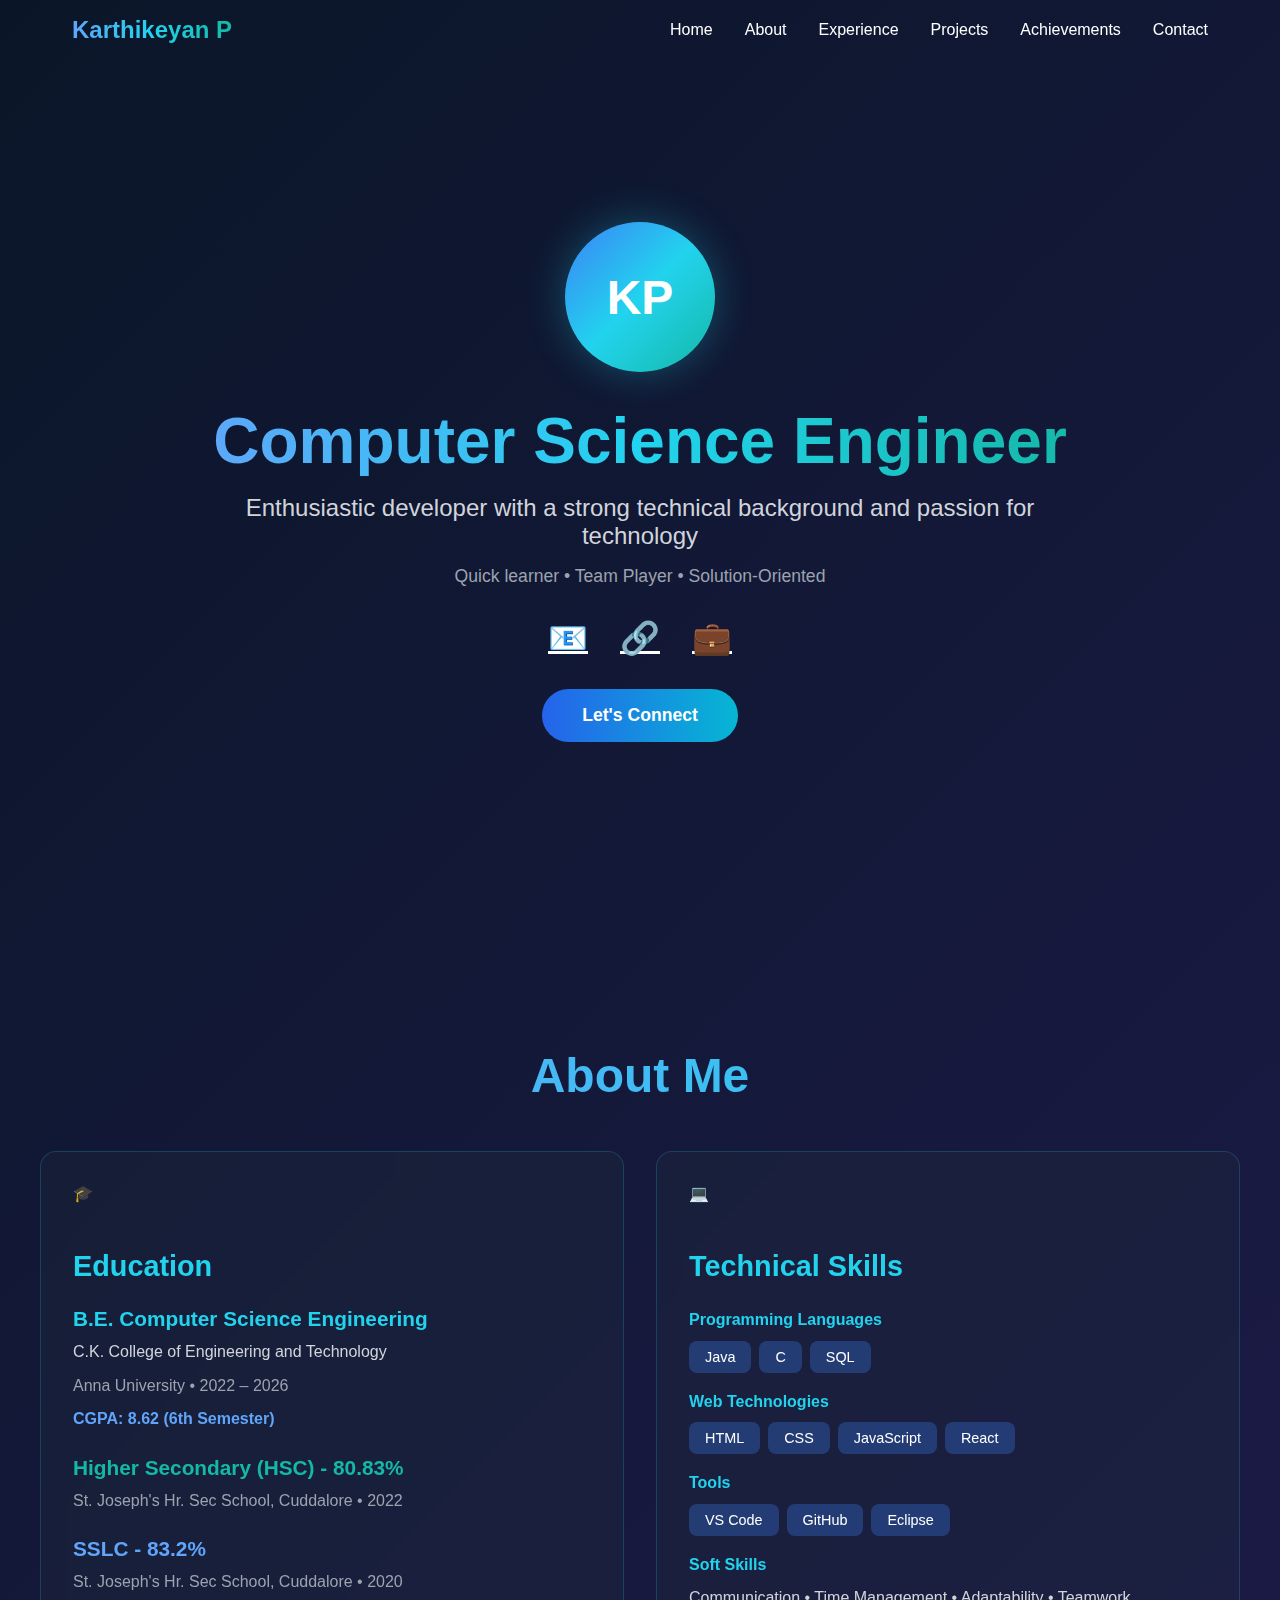
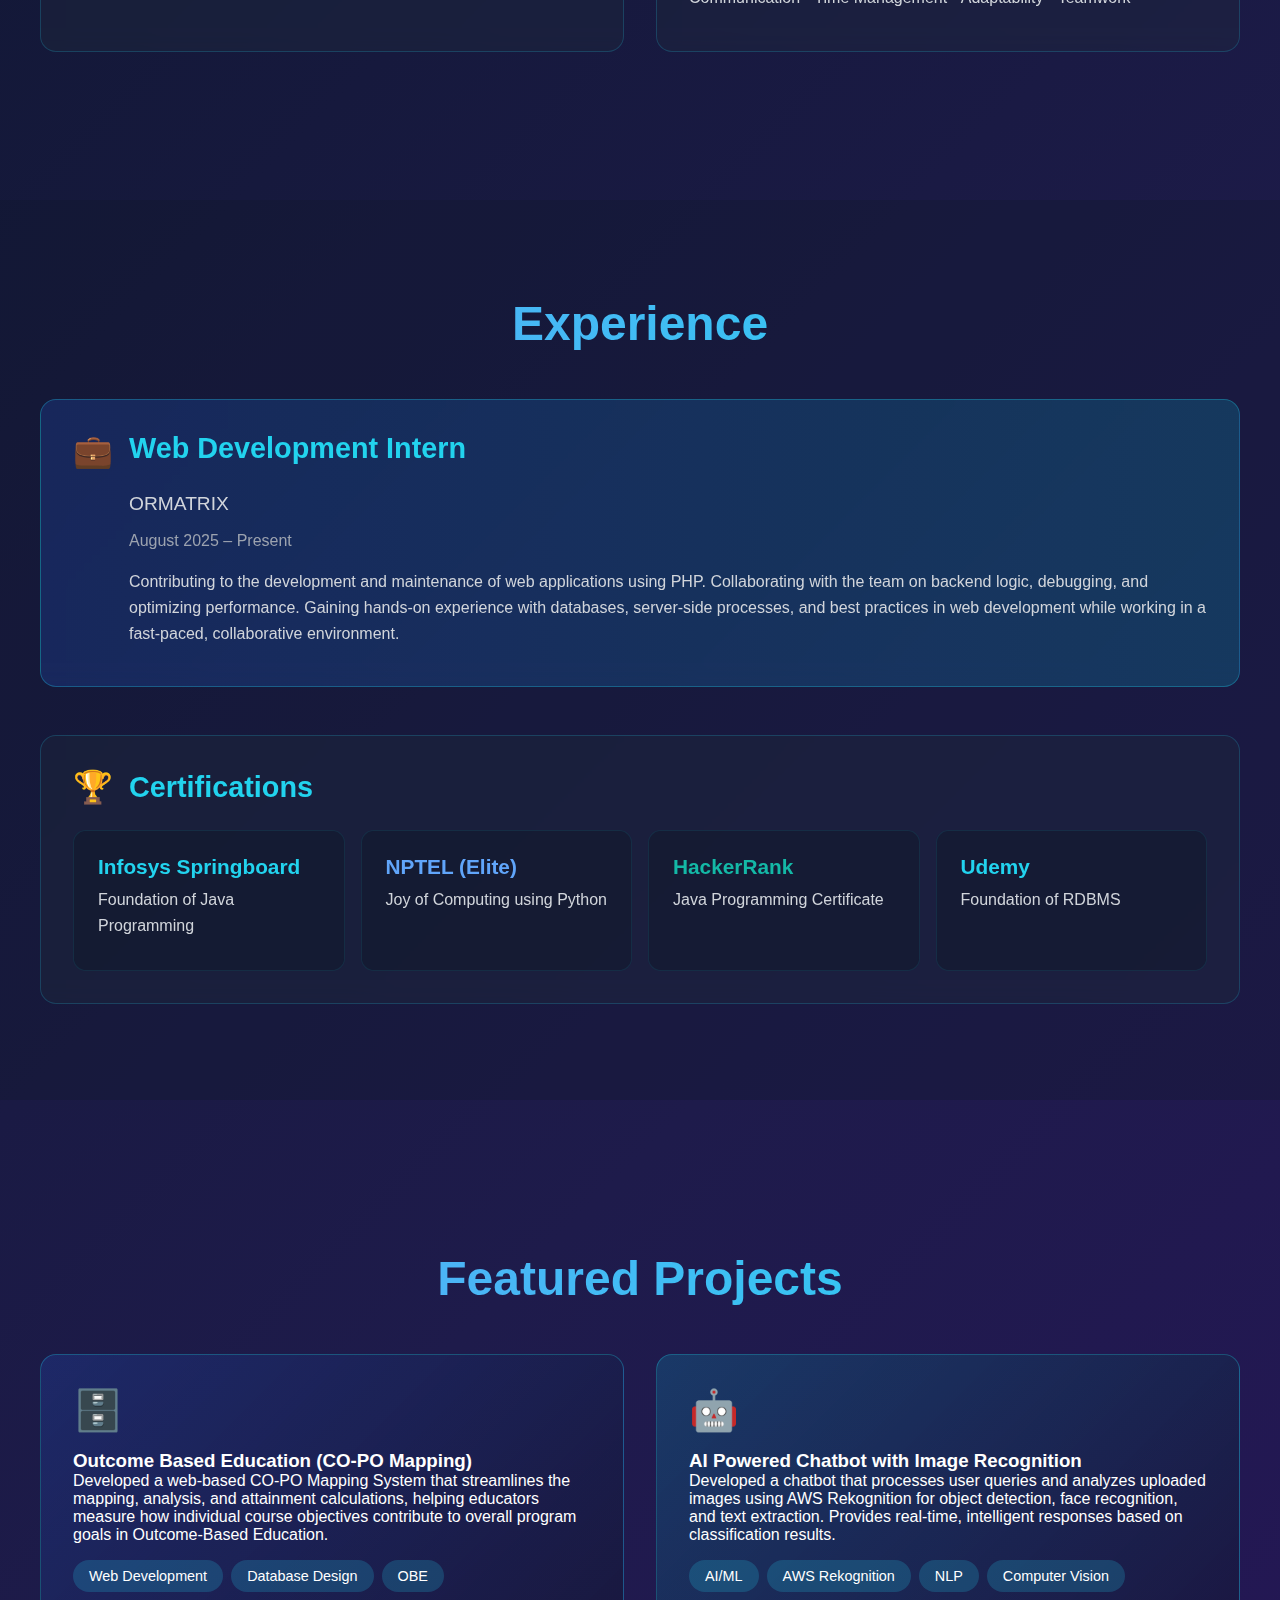
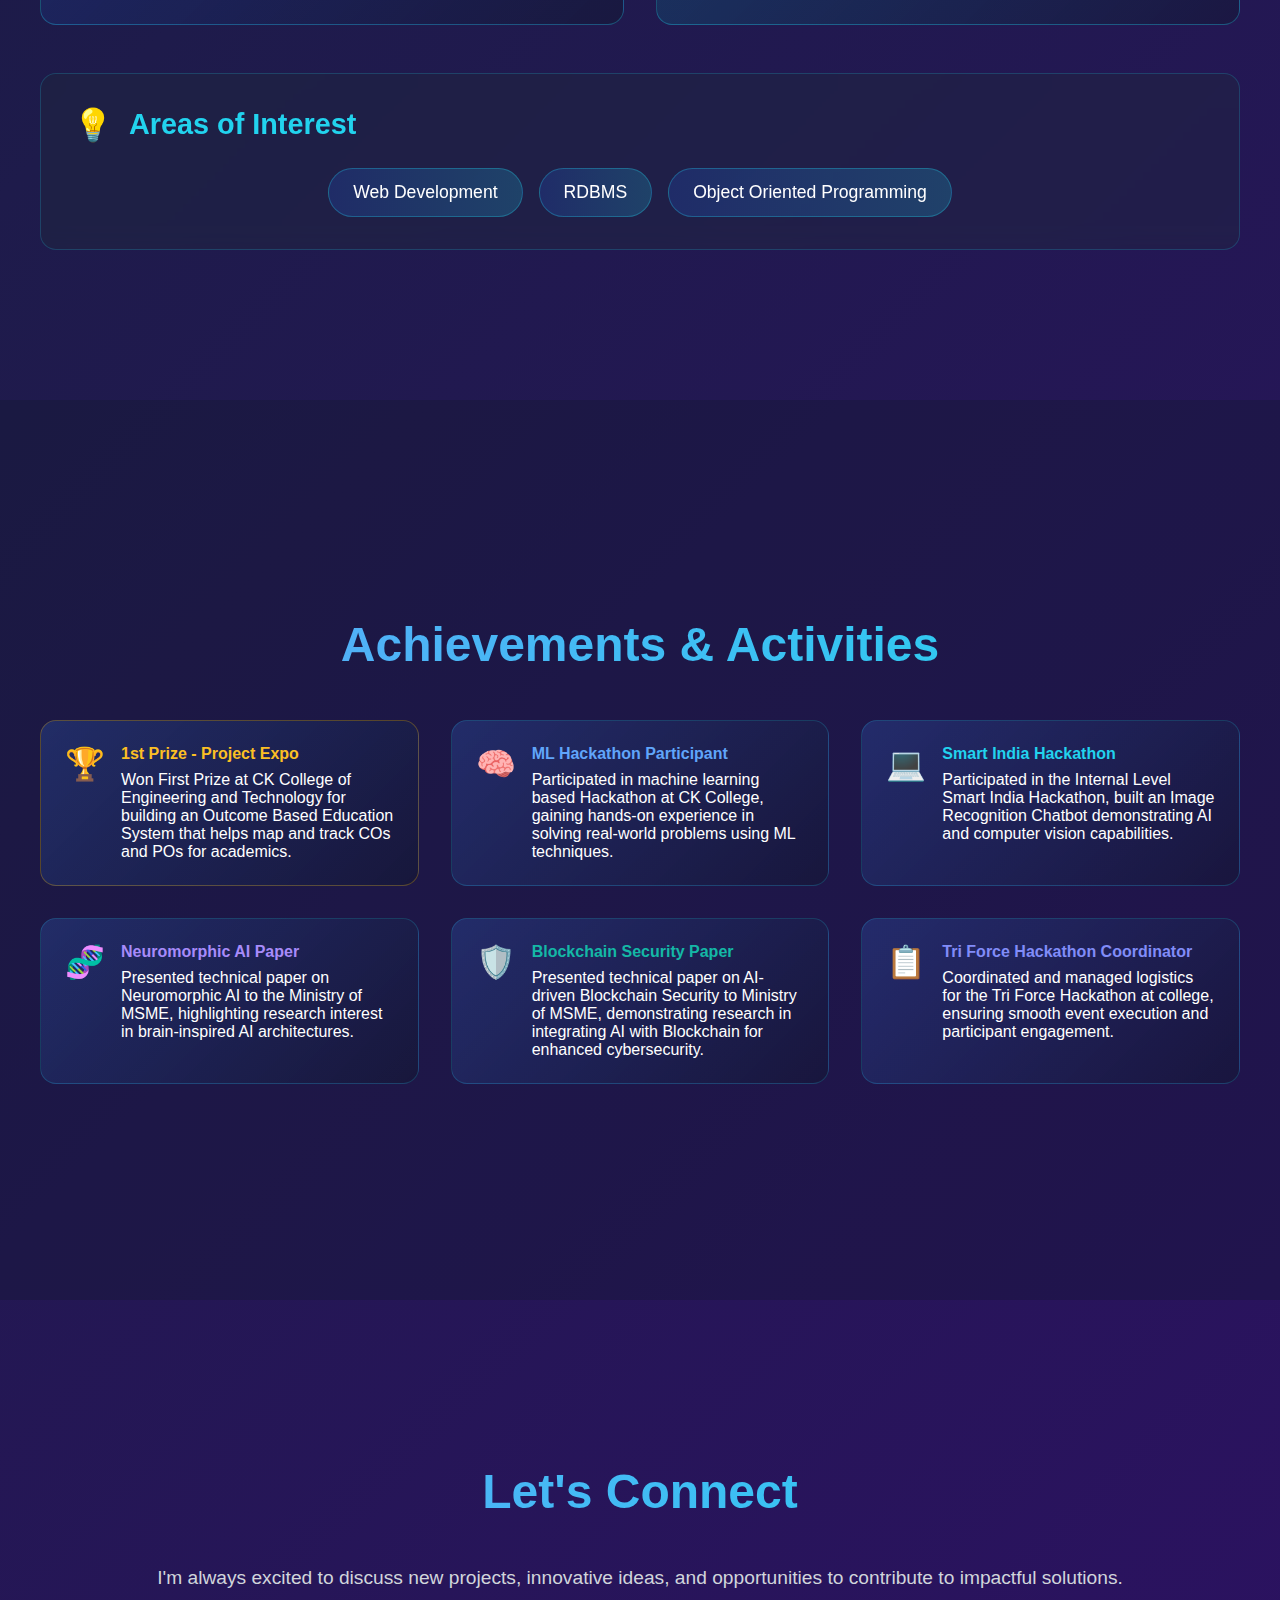
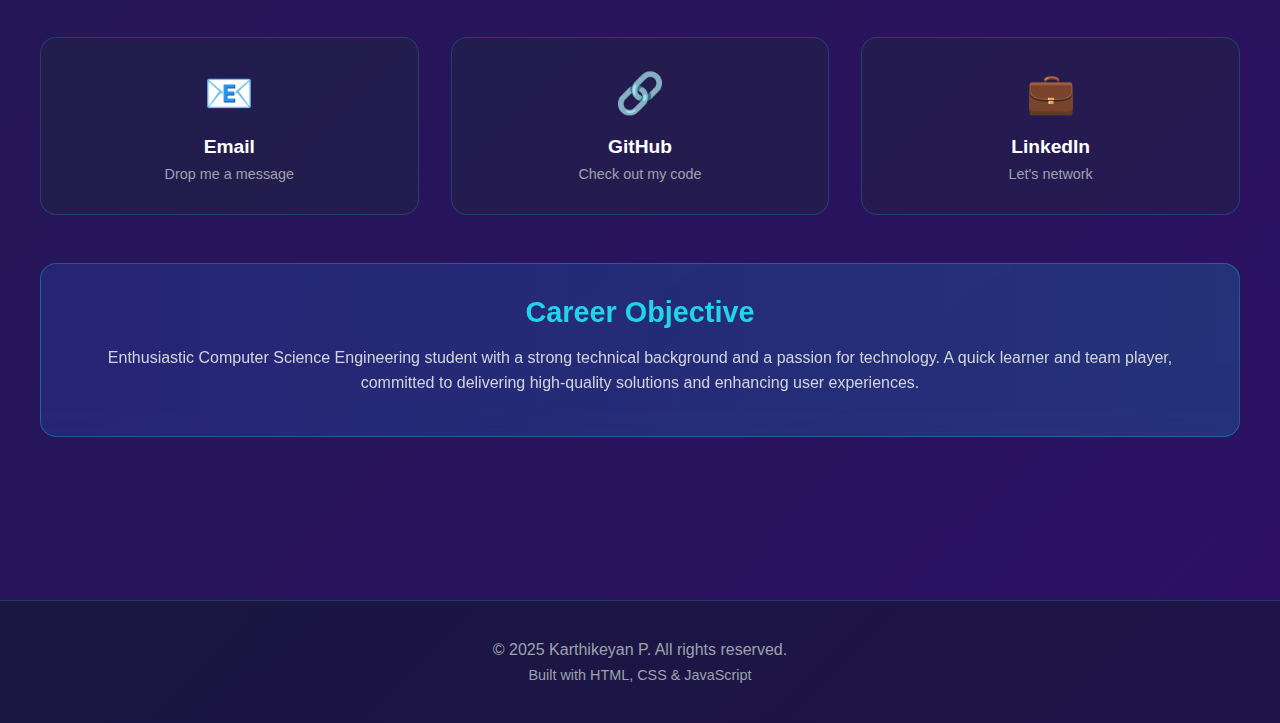
<file: portfolio.html>
<!DOCTYPE html>
<html lang="en">
<head>
    <meta charset="UTF-8">
    <meta name="viewport" content="width=device-width, initial-scale=1.0">
    <title>Karthikeyan P - Portfolio</title>
    <style>
        * {
            margin: 0;
            padding: 0;
            box-sizing: border-box;
        }

        body {
            font-family: -apple-system, BlinkMacSystemFont, 'Segoe UI', Roboto, Oxygen, Ubuntu, Cantarell, sans-serif;
            background: linear-gradient(135deg, #0a1628 0%, #1e1b4b 50%, #2e1065 100%);
            color: #ffffff;
            overflow-x: hidden;
        }

        /* Navigation */
        nav {
            position: fixed;
            top: 0;
            width: 100%;
            z-index: 1000;
            transition: all 0.3s ease;
            padding: 1rem 0;
        }

        nav.scrolled {
            background: rgba(15, 23, 42, 0.95);
            backdrop-filter: blur(10px);
            box-shadow: 0 4px 20px rgba(6, 182, 212, 0.1);
        }

        .nav-container {
            max-width: 1200px;
            margin: 0 auto;
            padding: 0 2rem;
            display: flex;
            justify-content: space-between;
            align-items: center;
        }

        .logo {
            font-size: 1.5rem;
            font-weight: bold;
            background: linear-gradient(to right, #60a5fa, #22d3ee, #14b8a6);
            -webkit-background-clip: text;
            -webkit-text-fill-color: transparent;
            background-clip: text;
        }

        .nav-links {
            display: flex;
            gap: 2rem;
            list-style: none;
        }

        .nav-links a {
            color: #ffffff;
            text-decoration: none;
            transition: color 0.3s;
            text-transform: capitalize;
            cursor: pointer;
        }

        .nav-links a:hover {
            color: #22d3ee;
        }

        .mobile-menu-btn {
            display: none;
            background: none;
            border: none;
            color: white;
            font-size: 1.5rem;
            cursor: pointer;
        }

        /* Hero Section */
        .hero {
            min-height: 100vh;
            display: flex;
            align-items: center;
            justify-content: center;
            text-align: center;
            padding: 6rem 2rem 2rem;
        }

        .hero-content {
            max-width: 900px;
        }

        .profile-icon {
            width: 150px;
            height: 150px;
            margin: 0 auto 2rem;
            background: linear-gradient(135deg, #3b82f6, #22d3ee, #14b8a6);
            border-radius: 50%;
            display: flex;
            align-items: center;
            justify-content: center;
            font-size: 3rem;
            font-weight: bold;
            box-shadow: 0 0 40px rgba(34, 211, 238, 0.3);
            animation: pulse 2s infinite;
        }

        @keyframes pulse {
            0%, 100% { transform: scale(1); }
            50% { transform: scale(1.05); }
        }

        .hero h1 {
            font-size: 4rem;
            margin-bottom: 1rem;
            background: linear-gradient(to right, #60a5fa, #22d3ee, #14b8a6);
            -webkit-background-clip: text;
            -webkit-text-fill-color: transparent;
            background-clip: text;
        }

        .hero p {
            font-size: 1.5rem;
            color: #d1d5db;
            margin-bottom: 1rem;
        }

        .hero .subtitle {
            font-size: 1.1rem;
            color: #9ca3af;
            margin-bottom: 2rem;
        }

        .social-links {
            display: flex;
            justify-content: center;
            gap: 2rem;
            margin-bottom: 2rem;
        }

        .social-links a {
            color: #ffffff;
            font-size: 2rem;
            transition: all 0.3s;
        }

        .social-links a:hover {
            color: #22d3ee;
            transform: scale(1.1);
        }

        .cta-button {
            background: linear-gradient(to right, #2563eb, #06b6d4);
            color: white;
            padding: 1rem 2.5rem;
            border: none;
            border-radius: 50px;
            font-size: 1.1rem;
            font-weight: 600;
            cursor: pointer;
            transition: all 0.3s;
        }

        .cta-button:hover {
            box-shadow: 0 0 30px rgba(34, 211, 238, 0.5);
            transform: scale(1.05);
        }

        /* Section Styles */
        section {
            min-height: 100vh;
            padding: 6rem 2rem;
            display: flex;
            align-items: center;
        }

        .container {
            max-width: 1200px;
            margin: 0 auto;
            width: 100%;
        }

        .section-title {
            font-size: 3rem;
            text-align: center;
            margin-bottom: 3rem;
            background: linear-gradient(to right, #60a5fa, #22d3ee);
            -webkit-background-clip: text;
            -webkit-text-fill-color: transparent;
            background-clip: text;
        }

        .grid {
            display: grid;
            gap: 2rem;
        }

        .grid-2 {
            grid-template-columns: repeat(auto-fit, minmax(300px, 1fr));
        }

        .card {
            background: rgba(30, 41, 59, 0.4);
            backdrop-filter: blur(10px);
            padding: 2rem;
            border-radius: 1rem;
            border: 1px solid rgba(34, 211, 238, 0.2);
            transition: all 0.3s;
        }

        .card:hover {
            border-color: rgba(34, 211, 238, 0.4);
            box-shadow: 0 10px 40px rgba(34, 211, 238, 0.2);
        }

        .card-icon {
            width: 50px;
            height: 50px;
            margin-bottom: 1rem;
        }

        .card h3 {
            font-size: 1.8rem;
            margin-bottom: 1.5rem;
            color: #22d3ee;
        }

        .card h4 {
            font-size: 1.3rem;
            margin-bottom: 0.5rem;
        }

        .card p {
            color: #d1d5db;
            line-height: 1.6;
            margin-bottom: 0.5rem;
        }

        .skills-grid {
            display: flex;
            flex-wrap: wrap;
            gap: 0.5rem;
            margin-top: 0.5rem;
        }

        .skill-tag {
            background: rgba(59, 130, 246, 0.3);
            padding: 0.5rem 1rem;
            border-radius: 0.5rem;
            font-size: 0.9rem;
        }

        .cert-grid {
            display: grid;
            grid-template-columns: repeat(auto-fit, minmax(250px, 1fr));
            gap: 1rem;
        }

        .cert-card {
            background: rgba(15, 23, 42, 0.5);
            padding: 1.5rem;
            border-radius: 0.8rem;
            border: 1px solid rgba(34, 211, 238, 0.1);
            transition: all 0.3s;
        }

        .cert-card:hover {
            border-color: rgba(34, 211, 238, 0.3);
        }

        .cert-card h4 {
            color: #22d3ee;
            margin-bottom: 0.5rem;
        }

        .project-card {
            background: linear-gradient(135deg, rgba(37, 99, 235, 0.2), rgba(15, 23, 42, 0.4));
            padding: 2rem;
            border-radius: 1rem;
            border: 1px solid rgba(34, 211, 238, 0.3);
            transition: all 0.3s;
        }

        .project-card:hover {
            border-color: rgba(34, 211, 238, 0.6);
            box-shadow: 0 10px 40px rgba(34, 211, 238, 0.2);
        }

        .tags {
            display: flex;
            flex-wrap: wrap;
            gap: 0.5rem;
            margin-top: 1rem;
        }

        .tag {
            background: rgba(34, 211, 238, 0.2);
            padding: 0.5rem 1rem;
            border-radius: 50px;
            font-size: 0.9rem;
        }

        .achievement-card {
            background: linear-gradient(135deg, rgba(59, 130, 246, 0.2), rgba(15, 23, 42, 0.4));
            padding: 1.5rem;
            border-radius: 1rem;
            border: 1px solid rgba(34, 211, 238, 0.2);
            display: flex;
            gap: 1rem;
            transition: all 0.3s;
        }

        .achievement-card:hover {
            border-color: rgba(34, 211, 238, 0.4);
        }

        .achievement-icon {
            width: 40px;
            height: 40px;
            flex-shrink: 0;
        }

        .contact-grid {
            display: grid;
            grid-template-columns: repeat(auto-fit, minmax(200px, 1fr));
            gap: 2rem;
            margin-bottom: 3rem;
        }

        .contact-card {
            background: rgba(30, 41, 59, 0.4);
            padding: 2rem;
            border-radius: 1rem;
            border: 1px solid rgba(34, 211, 238, 0.2);
            text-align: center;
            transition: all 0.3s;
            text-decoration: none;
            color: white;
        }

        .contact-card:hover {
            border-color: rgba(34, 211, 238, 0.6);
            box-shadow: 0 10px 40px rgba(34, 211, 238, 0.2);
            transform: scale(1.05);
        }

        .contact-icon {
            width: 50px;
            height: 50px;
            margin: 0 auto 1rem;
        }

        .interest-tags {
            display: flex;
            flex-wrap: wrap;
            gap: 1rem;
            justify-content: center;
        }

        .interest-tag {
            background: linear-gradient(to right, rgba(37, 99, 235, 0.2), rgba(34, 211, 238, 0.2));
            padding: 0.8rem 1.5rem;
            border-radius: 50px;
            border: 1px solid rgba(34, 211, 238, 0.3);
            font-size: 1.1rem;
        }

        footer {
            background: rgba(15, 23, 42, 0.5);
            padding: 2rem;
            text-align: center;
            border-top: 1px solid rgba(34, 211, 238, 0.2);
        }

        footer p {
            color: #9ca3af;
            margin: 0.5rem 0;
        }

        /* Responsive */
        @media (max-width: 768px) {
            .nav-links {
                display: none;
                flex-direction: column;
                position: absolute;
                top: 100%;
                left: 0;
                right: 0;
                background: rgba(15, 23, 42, 0.98);
                padding: 2rem;
            }

            .nav-links.active {
                display: flex;
            }

            .mobile-menu-btn {
                display: block;
            }

            .hero h1 {
                font-size: 2.5rem;
            }

            .section-title {
                font-size: 2rem;
            }

            .profile-icon {
                width: 120px;
                height: 120px;
                font-size: 2rem;
            }
        }

        /* Smooth scroll */
        html {
            scroll-behavior: smooth;
        }
    </style>
</head>
<body>
    <!-- Navigation -->
    <nav id="navbar">
        <div class="nav-container">
            <div class="logo">Karthikeyan P</div>
            <ul class="nav-links" id="navLinks">
                <li><a onclick="scrollToSection('home')">Home</a></li>
                <li><a onclick="scrollToSection('about')">About</a></li>
                <li><a onclick="scrollToSection('experience')">Experience</a></li>
                <li><a onclick="scrollToSection('projects')">Projects</a></li>
                <li><a onclick="scrollToSection('achievements')">Achievements</a></li>
                <li><a onclick="scrollToSection('contact')">Contact</a></li>
            </ul>
            <button class="mobile-menu-btn" onclick="toggleMenu()">☰</button>
        </div>
    </nav>

    <!-- Hero Section -->
    <section class="hero" id="home">
        <div class="hero-content">
            <div class="profile-icon">KP</div>
            <h1>Computer Science Engineer</h1>
            <p>Enthusiastic developer with a strong technical background and passion for technology</p>
            <p class="subtitle">Quick learner • Team Player • Solution-Oriented</p>
            <div class="social-links">
                <a href="mailto:karthikeyan@example.com">📧</a>
                <a href="https://github.com/karthikeyan" target="_blank">🔗</a>
                <a href="https://linkedin.com/in/karthikeyan" target="_blank">💼</a>
            </div>
            <button class="cta-button" onclick="scrollToSection('contact')">Let's Connect</button>
        </div>
    </section>

    <!-- About Section -->
    <section id="about">
        <div class="container">
            <h2 class="section-title">About Me</h2>
            <div class="grid grid-2">
                <div class="card">
                    <div class="card-icon">🎓</div>
                    <h3>Education</h3>
                    <div style="margin-bottom: 1.5rem;">
                        <h4 style="color: #22d3ee;">B.E. Computer Science Engineering</h4>
                        <p>C.K. College of Engineering and Technology</p>
                        <p style="color: #9ca3af;">Anna University • 2022 – 2026</p>
                        <p style="color: #60a5fa; font-weight: 600;">CGPA: 8.62 (6th Semester)</p>
                    </div>
                    <div style="margin-bottom: 1.5rem;">
                        <h4 style="color: #14b8a6;">Higher Secondary (HSC) - 80.83%</h4>
                        <p style="color: #9ca3af;">St. Joseph's Hr. Sec School, Cuddalore • 2022</p>
                    </div>
                    <div>
                        <h4 style="color: #60a5fa;">SSLC - 83.2%</h4>
                        <p style="color: #9ca3af;">St. Joseph's Hr. Sec School, Cuddalore • 2020</p>
                    </div>
                </div>

                <div class="card">
                    <div class="card-icon">💻</div>
                    <h3>Technical Skills</h3>
                    <div style="margin-bottom: 1rem;">
                        <p style="color: #22d3ee; font-weight: 600; margin-bottom: 0.5rem;">Programming Languages</p>
                        <div class="skills-grid">
                            <span class="skill-tag">Java</span>
                            <span class="skill-tag">C</span>
                            <span class="skill-tag">SQL</span>
                        </div>
                    </div>
                    <div style="margin-bottom: 1rem;">
                        <p style="color: #22d3ee; font-weight: 600; margin-bottom: 0.5rem;">Web Technologies</p>
                        <div class="skills-grid">
                            <span class="skill-tag">HTML</span>
                            <span class="skill-tag">CSS</span>
                            <span class="skill-tag">JavaScript</span>
                            <span class="skill-tag">React</span>
                        </div>
                    </div>
                    <div style="margin-bottom: 1rem;">
                        <p style="color: #22d3ee; font-weight: 600; margin-bottom: 0.5rem;">Tools</p>
                        <div class="skills-grid">
                            <span class="skill-tag">VS Code</span>
                            <span class="skill-tag">GitHub</span>
                            <span class="skill-tag">Eclipse</span>
                        </div>
                    </div>
                    <div>
                        <p style="color: #22d3ee; font-weight: 600; margin-bottom: 0.5rem;">Soft Skills</p>
                        <p>Communication • Time Management • Adaptability • Teamwork</p>
                    </div>
                </div>
            </div>
        </div>
    </section>

    <!-- Experience Section -->
    <section id="experience" style="background: rgba(15, 23, 42, 0.3);">
        <div class="container">
            <h2 class="section-title">Experience</h2>
            
            <div style="margin-bottom: 3rem;">
                <div class="card" style="background: linear-gradient(to right, rgba(37, 99, 235, 0.2), rgba(6, 182, 212, 0.2)); border-color: rgba(34, 211, 238, 0.3);">
                    <div style="display: flex; gap: 1rem;">
                        <div style="font-size: 2rem;">💼</div>
                        <div>
                            <h3>Web Development Intern</h3>
                            <p style="font-size: 1.2rem; margin-bottom: 0.5rem;">ORMATRIX</p>
                            <p style="color: #9ca3af; margin-bottom: 1rem;">August 2025 – Present</p>
                            <p>Contributing to the development and maintenance of web applications using PHP. Collaborating with the team on backend logic, debugging, and optimizing performance. Gaining hands-on experience with databases, server-side processes, and best practices in web development while working in a fast-paced, collaborative environment.</p>
                        </div>
                    </div>
                </div>
            </div>

            <div class="card">
                <h3 style="display: flex; align-items: center; gap: 1rem; margin-bottom: 1.5rem;">
                    <span style="font-size: 2rem;">🏆</span>
                    Certifications
                </h3>
                <div class="cert-grid">
                    <div class="cert-card">
                        <h4>Infosys Springboard</h4>
                        <p>Foundation of Java Programming</p>
                    </div>
                    <div class="cert-card">
                        <h4 style="color: #60a5fa;">NPTEL (Elite)</h4>
                        <p>Joy of Computing using Python</p>
                    </div>
                    <div class="cert-card">
                        <h4 style="color: #14b8a6;">HackerRank</h4>
                        <p>Java Programming Certificate</p>
                    </div>
                    <div class="cert-card">
                        <h4>Udemy</h4>
                        <p>Foundation of RDBMS</p>
                    </div>
                </div>
            </div>
        </div>
    </section>

    <!-- Projects Section -->
    <section id="projects">
        <div class="container">
            <h2 class="section-title">Featured Projects</h2>
            
            <div class="grid grid-2">
                <div class="project-card">
                    <div style="font-size: 2.5rem; margin-bottom: 1rem;">🗄️</div>
                    <h3>Outcome Based Education (CO-PO Mapping)</h3>
                    <p>Developed a web-based CO-PO Mapping System that streamlines the mapping, analysis, and attainment calculations, helping educators measure how individual course objectives contribute to overall program goals in Outcome-Based Education.</p>
                    <div class="tags">
                        <span class="tag">Web Development</span>
                        <span class="tag">Database Design</span>
                        <span class="tag">OBE</span>
                    </div>
                </div>

                <div class="project-card" style="background: linear-gradient(135deg, rgba(6, 182, 212, 0.2), rgba(15, 23, 42, 0.4));">
                    <div style="font-size: 2.5rem; margin-bottom: 1rem;">🤖</div>
                    <h3>AI Powered Chatbot with Image Recognition</h3>
                    <p>Developed a chatbot that processes user queries and analyzes uploaded images using AWS Rekognition for object detection, face recognition, and text extraction. Provides real-time, intelligent responses based on classification results.</p>
                    <div class="tags">
                        <span class="tag">AI/ML</span>
                        <span class="tag">AWS Rekognition</span>
                        <span class="tag">NLP</span>
                        <span class="tag">Computer Vision</span>
                    </div>
                </div>
            </div>

            <div class="card" style="margin-top: 3rem;">
                <h3 style="display: flex; align-items: center; gap: 1rem; margin-bottom: 1.5rem;">
                    <span style="font-size: 2rem;">💡</span>
                    Areas of Interest
                </h3>
                <div class="interest-tags">
                    <span class="interest-tag">Web Development</span>
                    <span class="interest-tag">RDBMS</span>
                    <span class="interest-tag">Object Oriented Programming</span>
                </div>
            </div>
        </div>
    </section>

    <!-- Achievements Section -->
    <section id="achievements" style="background: rgba(15, 23, 42, 0.3);">
        <div class="container">
            <h2 class="section-title">Achievements & Activities</h2>
            
            <div class="grid grid-2">
                <div class="achievement-card" style="border-color: rgba(234, 179, 8, 0.3);">
                    <div class="achievement-icon" style="font-size: 2rem;">🏆</div>
                    <div>
                        <h4 style="color: #fbbf24; margin-bottom: 0.5rem;">1st Prize - Project Expo</h4>
                        <p>Won First Prize at CK College of Engineering and Technology for building an Outcome Based Education System that helps map and track COs and POs for academics.</p>
                    </div>
                </div>

                <div class="achievement-card">
                    <div class="achievement-icon" style="font-size: 2rem;">🧠</div>
                    <div>
                        <h4 style="color: #60a5fa; margin-bottom: 0.5rem;">ML Hackathon Participant</h4>
                        <p>Participated in machine learning based Hackathon at CK College, gaining hands-on experience in solving real-world problems using ML techniques.</p>
                    </div>
                </div>

                <div class="achievement-card">
                    <div class="achievement-icon" style="font-size: 2rem;">💻</div>
                    <div>
                        <h4 style="color: #22d3ee; margin-bottom: 0.5rem;">Smart India Hackathon</h4>
                        <p>Participated in the Internal Level Smart India Hackathon, built an Image Recognition Chatbot demonstrating AI and computer vision capabilities.</p>
                    </div>
                </div>

                <div class="achievement-card">
                    <div class="achievement-icon" style="font-size: 2rem;">🧬</div>
                    <div>
                        <h4 style="color: #a78bfa; margin-bottom: 0.5rem;">Neuromorphic AI Paper</h4>
                        <p>Presented technical paper on Neuromorphic AI to the Ministry of MSME, highlighting research interest in brain-inspired AI architectures.</p>
                    </div>
                </div>

                <div class="achievement-card">
                    <div class="achievement-icon" style="font-size: 2rem;">🛡️</div>
                    <div>
                        <h4 style="color: #14b8a6; margin-bottom: 0.5rem;">Blockchain Security Paper</h4>
                        <p>Presented technical paper on AI-driven Blockchain Security to Ministry of MSME, demonstrating research in integrating AI with Blockchain for enhanced cybersecurity.</p>
                    </div>
                </div>

                <div class="achievement-card">
                    <div class="achievement-icon" style="font-size: 2rem;">📋</div>
                    <div>
                        <h4 style="color: #818cf8; margin-bottom: 0.5rem;">Tri Force Hackathon Coordinator</h4>
                        <p>Coordinated and managed logistics for the Tri Force Hackathon at college, ensuring smooth event execution and participant engagement.</p>
                    </div>
                </div>
            </div>
        </div>
    </section>

    <!-- Contact Section -->
    <section id="contact">
        <div class="container">
            <h2 class="section-title">Let's Connect</h2>
            <p style="text-align: center; font-size: 1.2rem; color: #d1d5db; margin-bottom: 3rem;">
                I'm always excited to discuss new projects, innovative ideas, and opportunities to contribute to impactful solutions.
            </p>
            
            <div class="contact-grid">
                <a href="mailto:karthikeyan@example.com" class="contact-card">
                    <div class="contact-icon" style="font-size: 2.5rem;">📧</div>
                    <h3 style="font-size: 1.2rem; margin-bottom: 0.5rem;">Email</h3>
                    <p style="font-size: 0.9rem; color: #9ca3af;">Drop me a message</p>
                </a>
                
                <a href="https://github.com/karthikeyan" target="_blank" class="contact-card">
                    <div class="contact-icon" style="font-size: 2.5rem;">🔗</div>
                    <h3 style="font-size: 1.2rem; margin-bottom: 0.5rem;">GitHub</h3>
                    <p style="font-size: 0.9rem; color: #9ca3af;">Check out my code</p>
                </a>
                
                <a href="https://linkedin.com/in/karthikeyan" target="_blank" class="contact-card">
                    <div class="contact-icon" style="font-size: 2.5rem;">💼</div>
                    <h3 style="font-size: 1.2rem; margin-bottom: 0.5rem;">LinkedIn</h3>
                    <p style="font-size: 0.9rem; color: #9ca3af;">Let's network</p>
                </a>
            </div>

            <div class="card" style="background: linear-gradient(to right, rgba(37, 99, 235, 0.2), rgba(6, 182, 212, 0.2)); border-color: rgba(34, 211, 238, 0.3);">
                <h3 style="text-align: center; margin-bottom: 1rem;">Career Objective</h3>
                <p style="text-align: center;">
                    Enthusiastic Computer Science Engineering student with a strong technical background and a passion for technology. A quick learner and team player, committed to delivering high-quality solutions and enhancing user experiences.
                </p>
            </div>
        </div>
    </section>

    <!-- Footer -->
    <footer>
        <p>© 2025 Karthikeyan P. All rights reserved.</p>
        <p style="font-size: 0.9rem;">Built with HTML, CSS & JavaScript</p>
    </footer>

    <script>
        // Scroll to section function
        function scrollToSection(id) {
            document.getElementById(id).scrollIntoView({ behavior: 'smooth' });
            // Close mobile menu if open
            document.getElementById('navLinks').classList.remove('active');
        }

        // Toggle mobile menu
        function toggleMenu() {
            document.getElementById('navLinks').classList.toggle('active');
        }

        // Add scrolled class to navbar
        window.addEventListener('scroll', function() {
            const navbar = document.getElementById('navbar');
            if (window.scrollY > 50) {
                navbar.classList.add('scrolled');
            } else {
                navbar.classList.remove('scrolled');
            }
        });

        // Close mobile menu when clicking outside
        document.addEventListener('click', function(event) {
            const navLinks = document.getElementById('navLinks');
            const menuBtn = document.querySelector('.mobile-menu-btn');
            
            if (!navLinks.contains(event.target) && !menuBtn.contains(event.target)) {
                navLinks.classList.remove('active');
            }
        });
    </script>
</body>
</html>
</file>
<file: style.css>
* {
    margin: 0;
    padding: 0;
    box-sizing: border-box;
}

body {
    font-family: -apple-system, BlinkMacSystemFont, 'Segoe UI', Roboto, Oxygen, Ubuntu, Cantarell, sans-serif;
    background: linear-gradient(135deg, #0a1628 0%, #1e1b4b 50%, #2e1065 100%);
    color: #ffffff;
    overflow-x: hidden;
}

/* Navigation */
nav {
    position: fixed;
    top: 0;
    width: 100%;
    z-index: 1000;
    transition: all 0.3s ease;
    padding: 1rem 0;
}

nav.scrolled {
    background: rgba(15, 23, 42, 0.95);
    backdrop-filter: blur(10px);
    box-shadow: 0 4px 20px rgba(6, 182, 212, 0.1);
}

.nav-container {
    max-width: 1200px;
    margin: 0 auto;
    padding: 0 2rem;
    display: flex;
    justify-content: space-between;
    align-items: center;
}

.logo {
    font-size: 1.5rem;
    font-weight: bold;
    background: linear-gradient(to right, #60a5fa, #22d3ee, #14b8a6);
    -webkit-background-clip: text;
    -webkit-text-fill-color: transparent;
    background-clip: text;
}

.nav-links {
    display: flex;
    gap: 2rem;
    list-style: none;
}

.nav-links a {
    color: #ffffff;
    text-decoration: none;
    transition: color 0.3s;
    text-transform: capitalize;
    cursor: pointer;
}

.nav-links a:hover {
    color: #22d3ee;
}

.mobile-menu-btn {
    display: none;
    background: none;
    border: none;
    color: white;
    font-size: 1.5rem;
    cursor: pointer;
}

/* Hero Section */
.hero {
    min-height: 100vh;
    display: flex;
    align-items: center;
    justify-content: center;
    text-align: center;
    padding: 6rem 2rem 2rem;
}

.hero-content {
    max-width: 900px;
}

.profile-icon {
    width: 150px;
    height: 150px;
    margin: 0 auto 2rem;
    background: linear-gradient(135deg, #3b82f6, #22d3ee, #14b8a6);
    border-radius: 50%;
    display: flex;
    align-items: center;
    justify-content: center;
    font-size: 3rem;
    font-weight: bold;
    box-shadow: 0 0 40px rgba(34, 211, 238, 0.3);
    animation: pulse 2s infinite;
}

@keyframes pulse {
    0%, 100% { transform: scale(1); }
    50% { transform: scale(1.05); }
}

.hero h1 {
    font-size: 4rem;
    margin-bottom: 1rem;
    background: linear-gradient(to right, #60a5fa, #22d3ee, #14b8a6);
    -webkit-background-clip: text;
    -webkit-text-fill-color: transparent;
    background-clip: text;
}

.hero p {
    font-size: 1.5rem;
    color: #d1d5db;
    margin-bottom: 1rem;
}

.hero .subtitle {
    font-size: 1.1rem;
    color: #9ca3af;
    margin-bottom: 2rem;
}

.social-links {
    display: flex;
    justify-content: center;
    gap: 2rem;
    margin-bottom: 2rem;
}

.social-links a {
    color: #ffffff;
    font-size: 2rem;
    transition: all 0.3s;
}

.social-links a:hover {
    color: #22d3ee;
    transform: scale(1.1);
}

.cta-button {
    background: linear-gradient(to right, #2563eb, #06b6d4);
    color: white;
    padding: 1rem 2.5rem;
    border: none;
    border-radius: 50px;
    font-size: 1.1rem;
    font-weight: 600;
    cursor: pointer;
    transition: all 0.3s;
}

.cta-button:hover {
    box-shadow: 0 0 30px rgba(34, 211, 238, 0.5);
    transform: scale(1.05);
}

/* Section Styles */
section {
    min-height: 100vh;
    padding: 6rem 2rem;
    display: flex;
    align-items: center;
}

.container {
    max-width: 1200px;
    margin: 0 auto;
    width: 100%;
}

.section-title {
    font-size: 3rem;
    text-align: center;
    margin-bottom: 3rem;
    background: linear-gradient(to right, #60a5fa, #22d3ee);
    -webkit-background-clip: text;
    -webkit-text-fill-color: transparent;
    background-clip: text;
}

.grid {
    display: grid;
    gap: 2rem;
}

.grid-2 {
    grid-template-columns: repeat(auto-fit, minmax(300px, 1fr));
}

.card {
    background: rgba(30, 41, 59, 0.4);
    backdrop-filter: blur(10px);
    padding: 2rem;
    border-radius: 1rem;
    border: 1px solid rgba(34, 211, 238, 0.2);
    transition: all 0.3s;
}

.card:hover {
    border-color: rgba(34, 211, 238, 0.4);
    box-shadow: 0 10px 40px rgba(34, 211, 238, 0.2);
}

.card-icon {
    width: 50px;
    height: 50px;
    margin-bottom: 1rem;
}

.card h3 {
    font-size: 1.8rem;
    margin-bottom: 1.5rem;
    color: #22d3ee;
}

.card h4 {
    font-size: 1.3rem;
    margin-bottom: 0.5rem;
}

.card p {
    color: #d1d5db;
    line-height: 1.6;
    margin-bottom: 0.5rem;
}

.skills-grid {
    display: flex;
    flex-wrap: wrap;
    gap: 0.5rem;
    margin-top: 0.5rem;
}

.skill-tag {
    background: rgba(59, 130, 246, 0.3);
    padding: 0.5rem 1rem;
    border-radius: 0.5rem;
    font-size: 0.9rem;
}

.cert-grid {
    display: grid;
    grid-template-columns: repeat(auto-fit, minmax(250px, 1fr));
    gap: 1rem;
}

.cert-card {
    background: rgba(15, 23, 42, 0.5);
    padding: 1.5rem;
    border-radius: 0.8rem;
    border: 1px solid rgba(34, 211, 238, 0.1);
    transition: all 0.3s;
}

.cert-card:hover {
    border-color: rgba(34, 211, 238, 0.3);
}

.cert-card h4 {
    color: #22d3ee;
    margin-bottom: 0.5rem;
}

.project-card {
    background: linear-gradient(135deg, rgba(37, 99, 235, 0.2), rgba(15, 23, 42, 0.4));
    padding: 2rem;
    border-radius: 1rem;
    border: 1px solid rgba(34, 211, 238, 0.3);
    transition: all 0.3s;
}

.project-card:hover {
    border-color: rgba(34, 211, 238, 0.6);
    box-shadow: 0 10px 40px rgba(34, 211, 238, 0.2);
}

.tags {
    display: flex;
    flex-wrap: wrap;
    gap: 0.5rem;
    margin-top: 1rem;
}

.tag {
    background: rgba(34, 211, 238, 0.2);
    padding: 0.5rem 1rem;
    border-radius: 50px;
    font-size: 0.9rem;
}

.achievement-card {
    background: linear-gradient(135deg, rgba(59, 130, 246, 0.2), rgba(15, 23, 42, 0.4));
    padding: 1.5rem;
    border-radius: 1rem;
    border: 1px solid rgba(34, 211, 238, 0.2);
    display: flex;
    gap: 1rem;
    transition: all 0.3s;
}

.achievement-card:hover {
    border-color: rgba(34, 211, 238, 0.4);
}

.achievement-icon {
    width: 40px;
    height: 40px;
    flex-shrink: 0;
}

.contact-grid {
    display: grid;
    grid-template-columns: repeat(auto-fit, minmax(200px, 1fr));
    gap: 2rem;
    margin-bottom: 3rem;
}

.contact-card {
    background: rgba(30, 41, 59, 0.4);
    padding: 2rem;
    border-radius: 1rem;
    border: 1px solid rgba(34, 211, 238, 0.2);
    text-align: center;
    transition: all 0.3s;
    text-decoration: none;
    color: white;
}

.contact-card:hover {
    border-color: rgba(34, 211, 238, 0.6);
    box-shadow: 0 10px 40px rgba(34, 211, 238, 0.2);
    transform: scale(1.05);
}

.contact-icon {
    width: 50px;
    height: 50px;
    margin: 0 auto 1rem;
}

.interest-tags {
    display: flex;
    flex-wrap: wrap;
    gap: 1rem;
    justify-content: center;
}

.interest-tag {
    background: linear-gradient(to right, rgba(37, 99, 235, 0.2), rgba(34, 211, 238, 0.2));
    padding: 0.8rem 1.5rem;
    border-radius: 50px;
    border: 1px solid rgba(34, 211, 238, 0.3);
    font-size: 1.1rem;
}

footer {
    background: rgba(15, 23, 42, 0.5);
    padding: 2rem;
    text-align: center;
    border-top: 1px solid rgba(34, 211, 238, 0.2);
}

footer p {
    color: #9ca3af;
    margin: 0.5rem 0;
}

/* Responsive */
@media (max-width: 768px) {
    .nav-links {
        display: none;
        flex-direction: column;
        position: absolute;
        top: 100%;
        left: 0;
        right: 0;
        background: rgba(15, 23, 42, 0.98);
        padding: 2rem;
    }

    .nav-links.active {
        display: flex;
    }

    .mobile-menu-btn {
        display: block;
    }

    .hero h1 {
        font-size: 2.5rem;
    }

    .section-title {
        font-size: 2rem;
    }

    .profile-icon {
        width: 120px;
        height: 120px;
        font-size: 2rem;
    }
}

/* Smooth scroll */
html {
    scroll-behavior: smooth;
}
</file>
